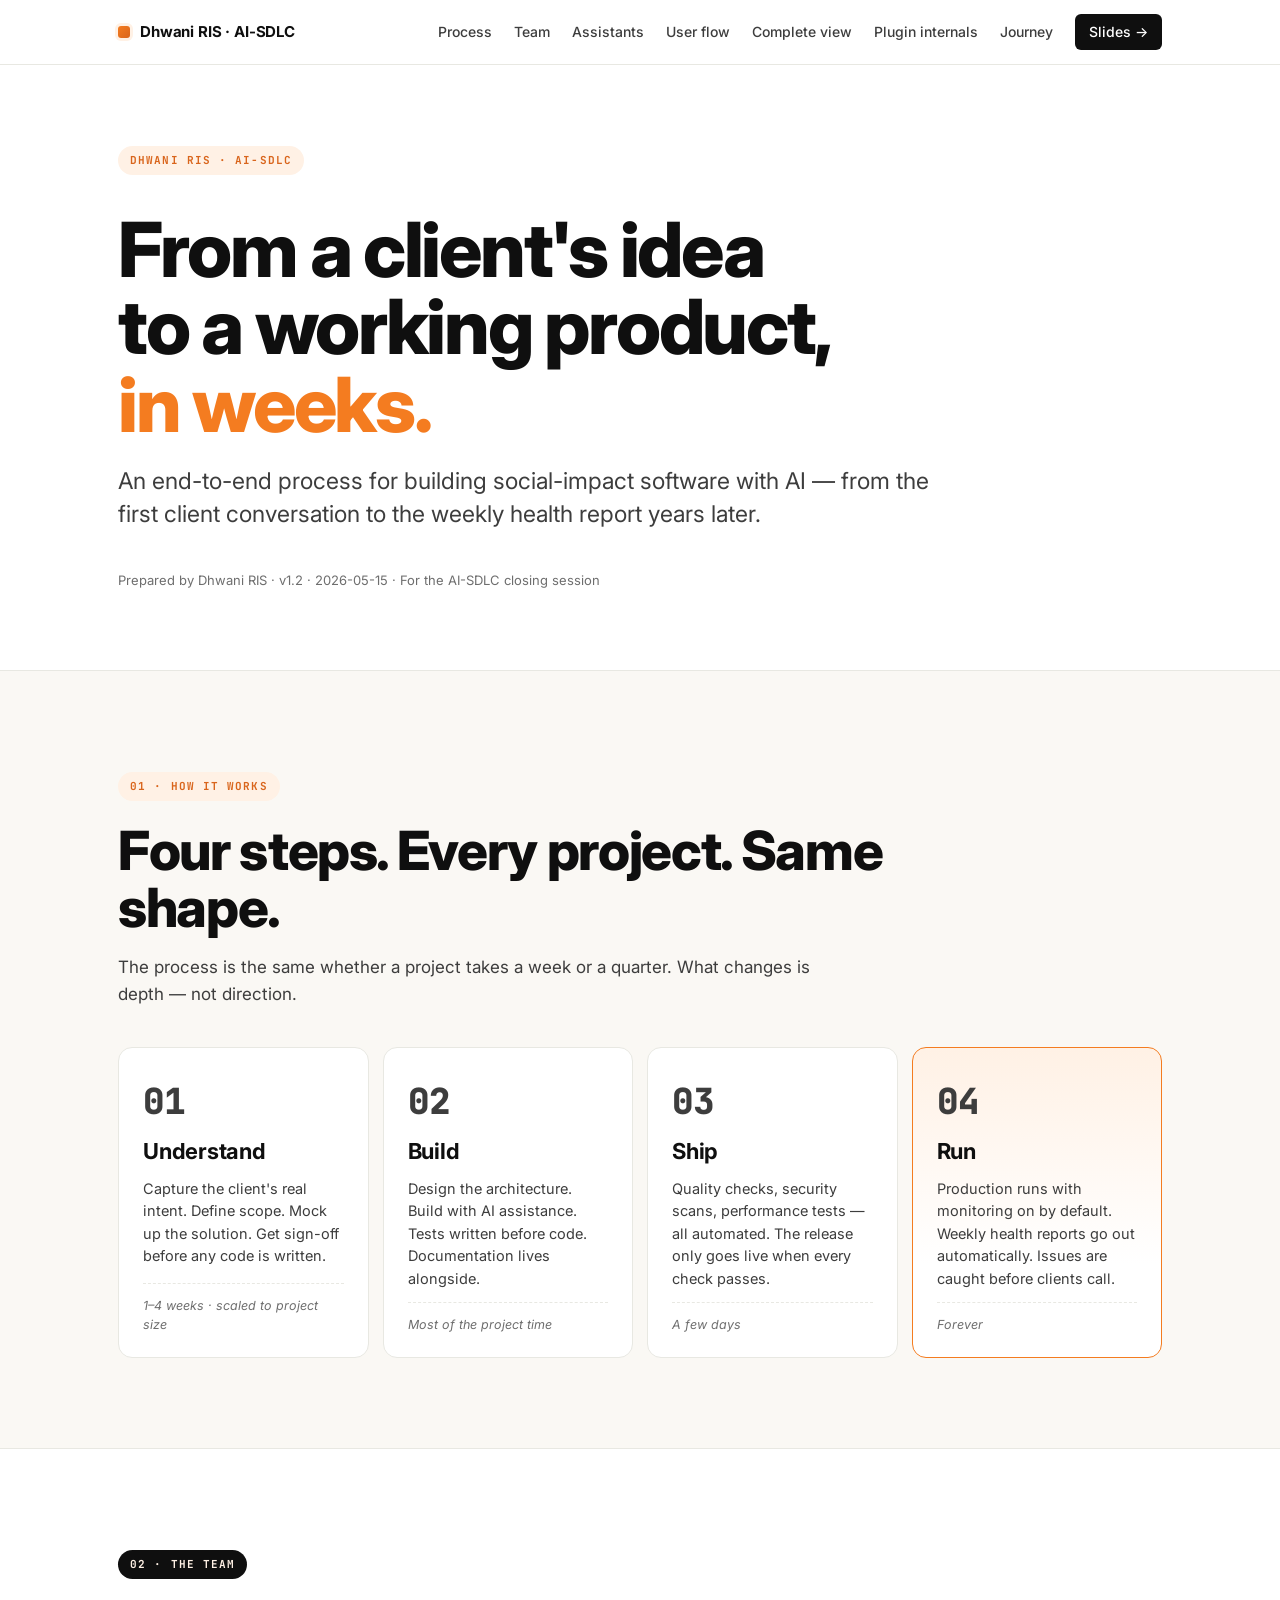
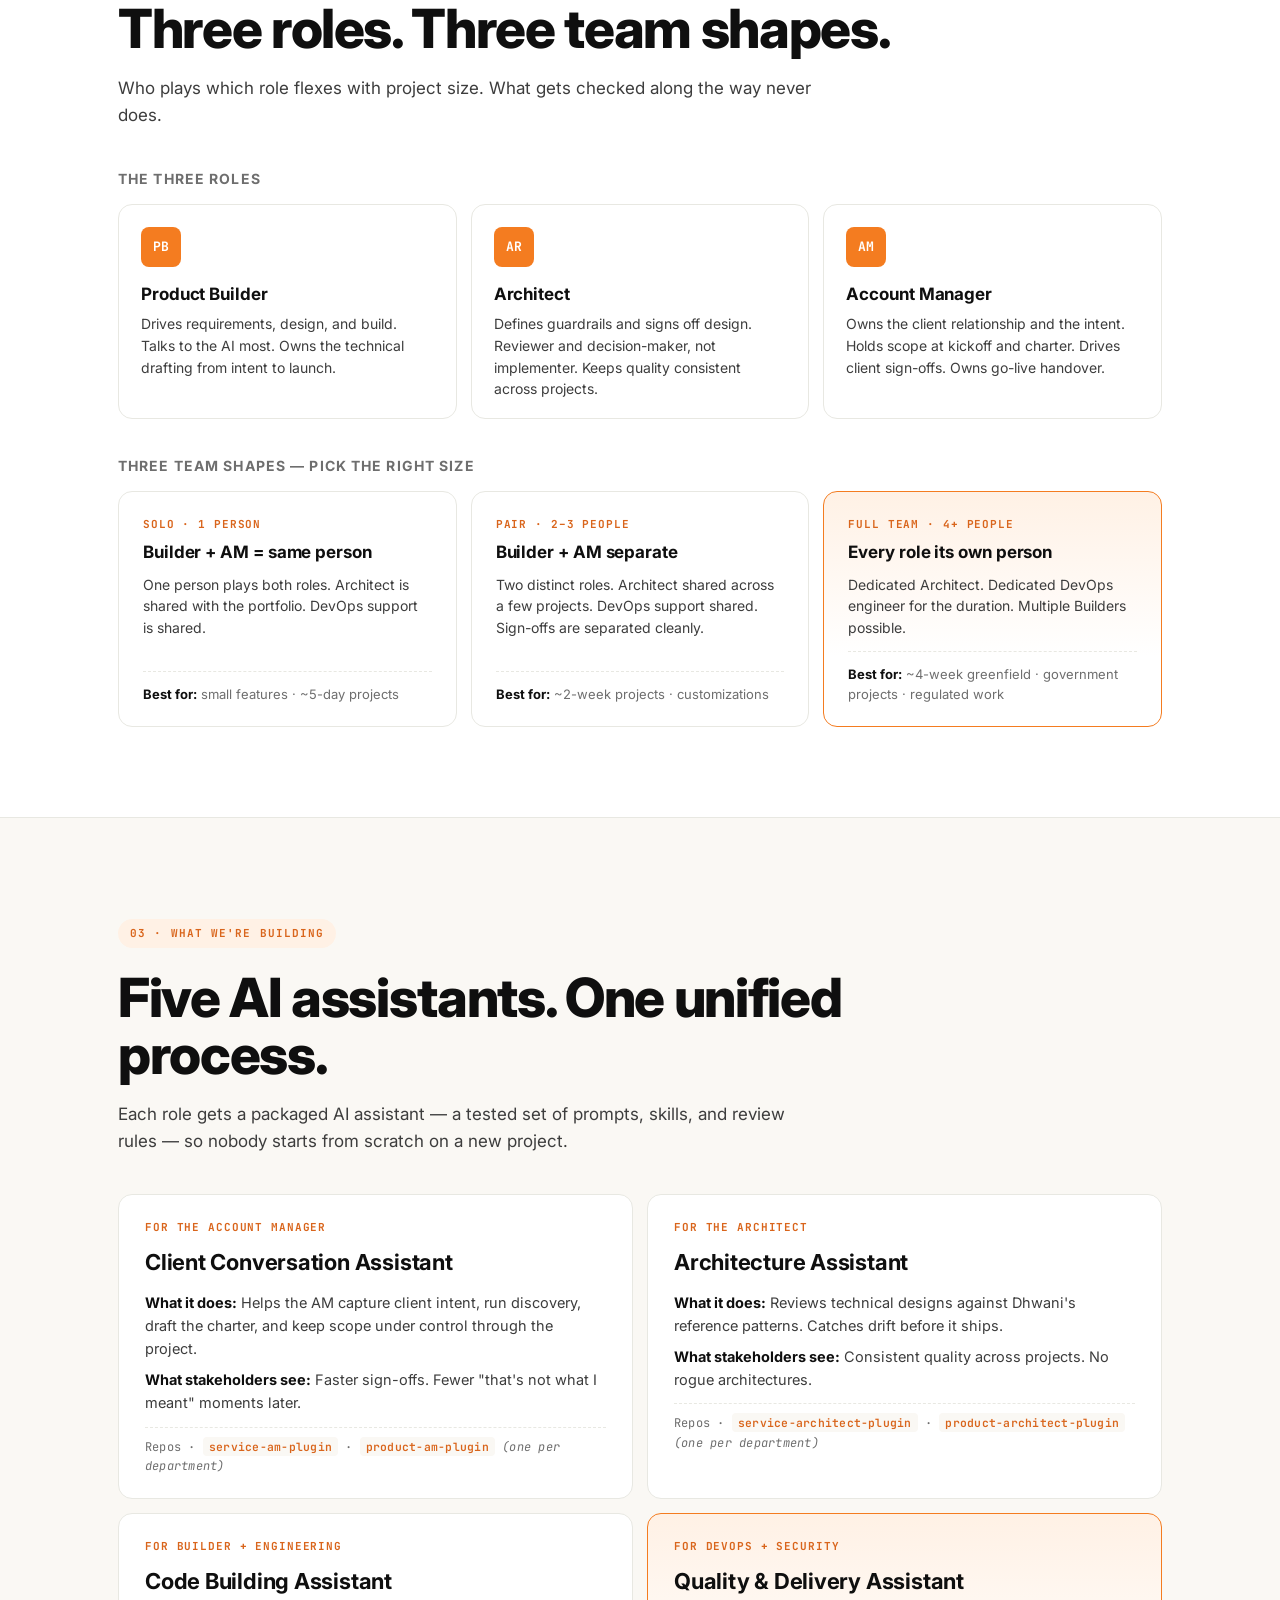
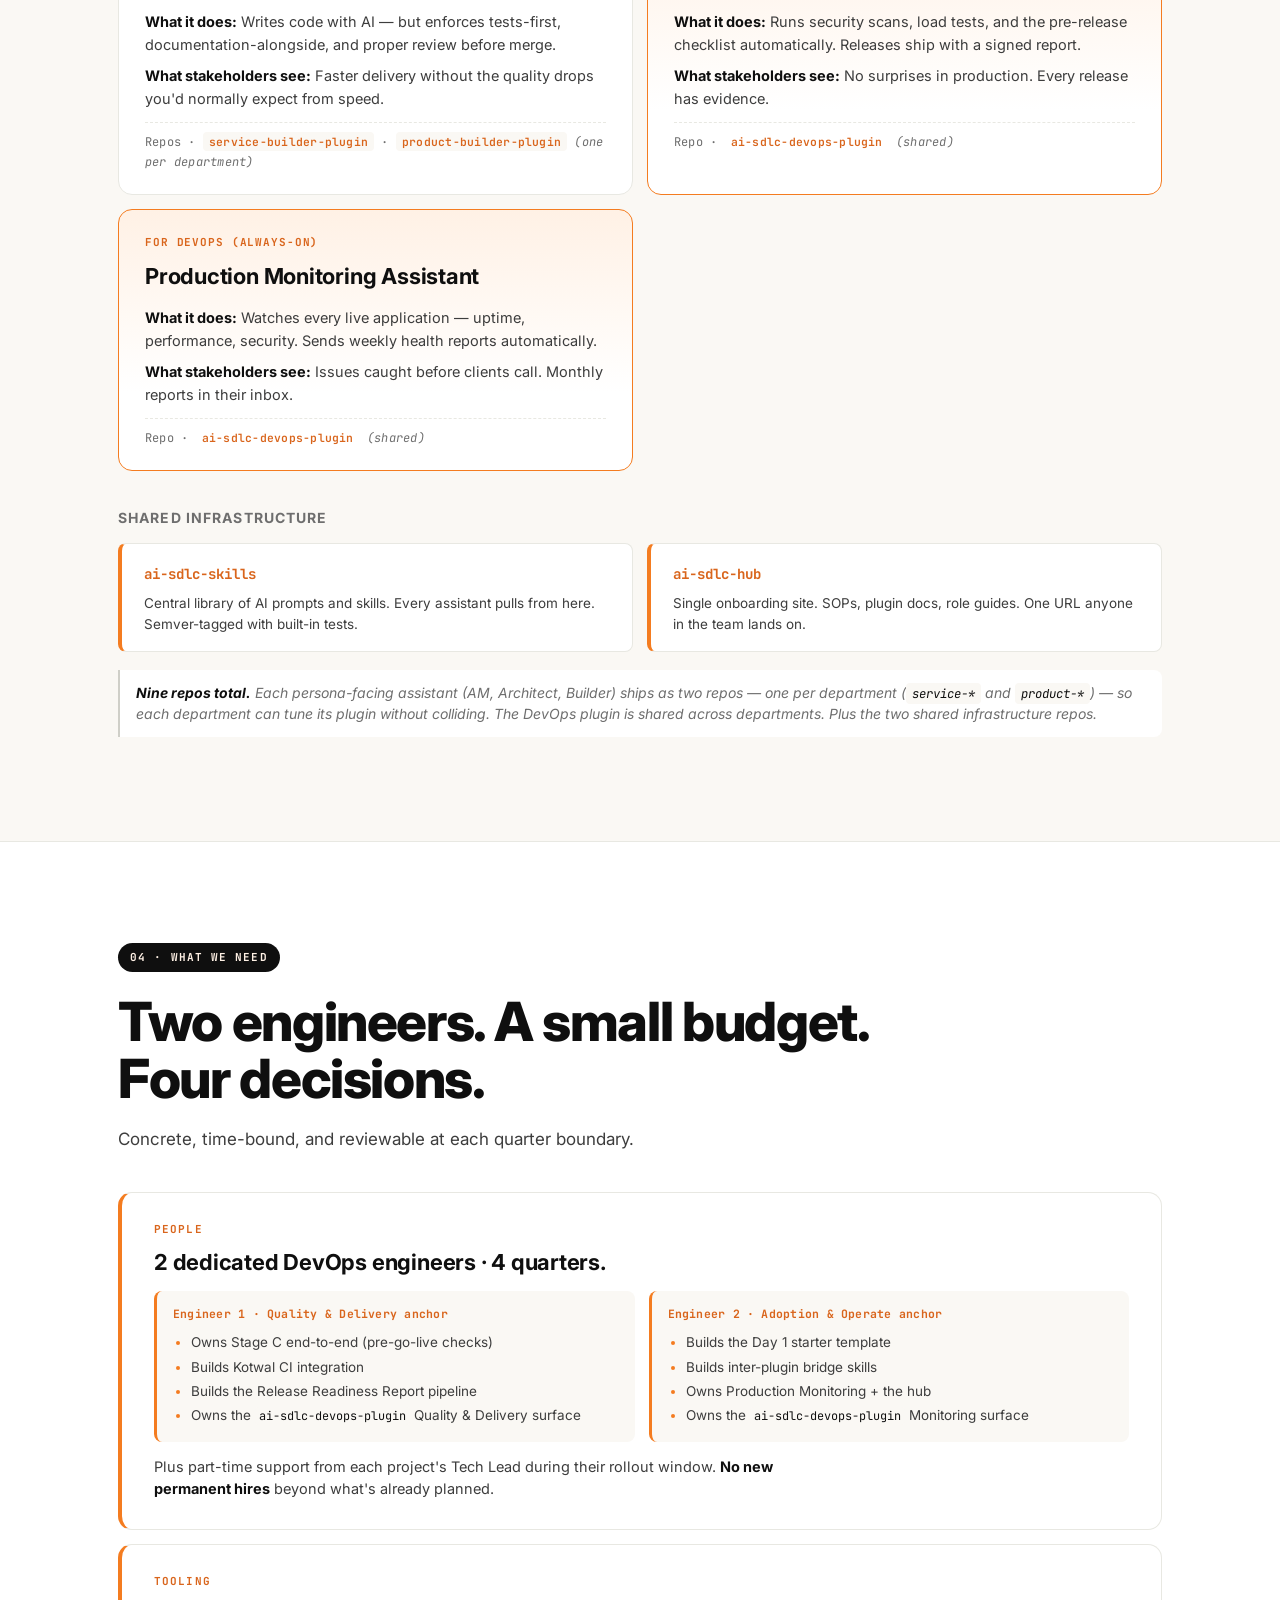
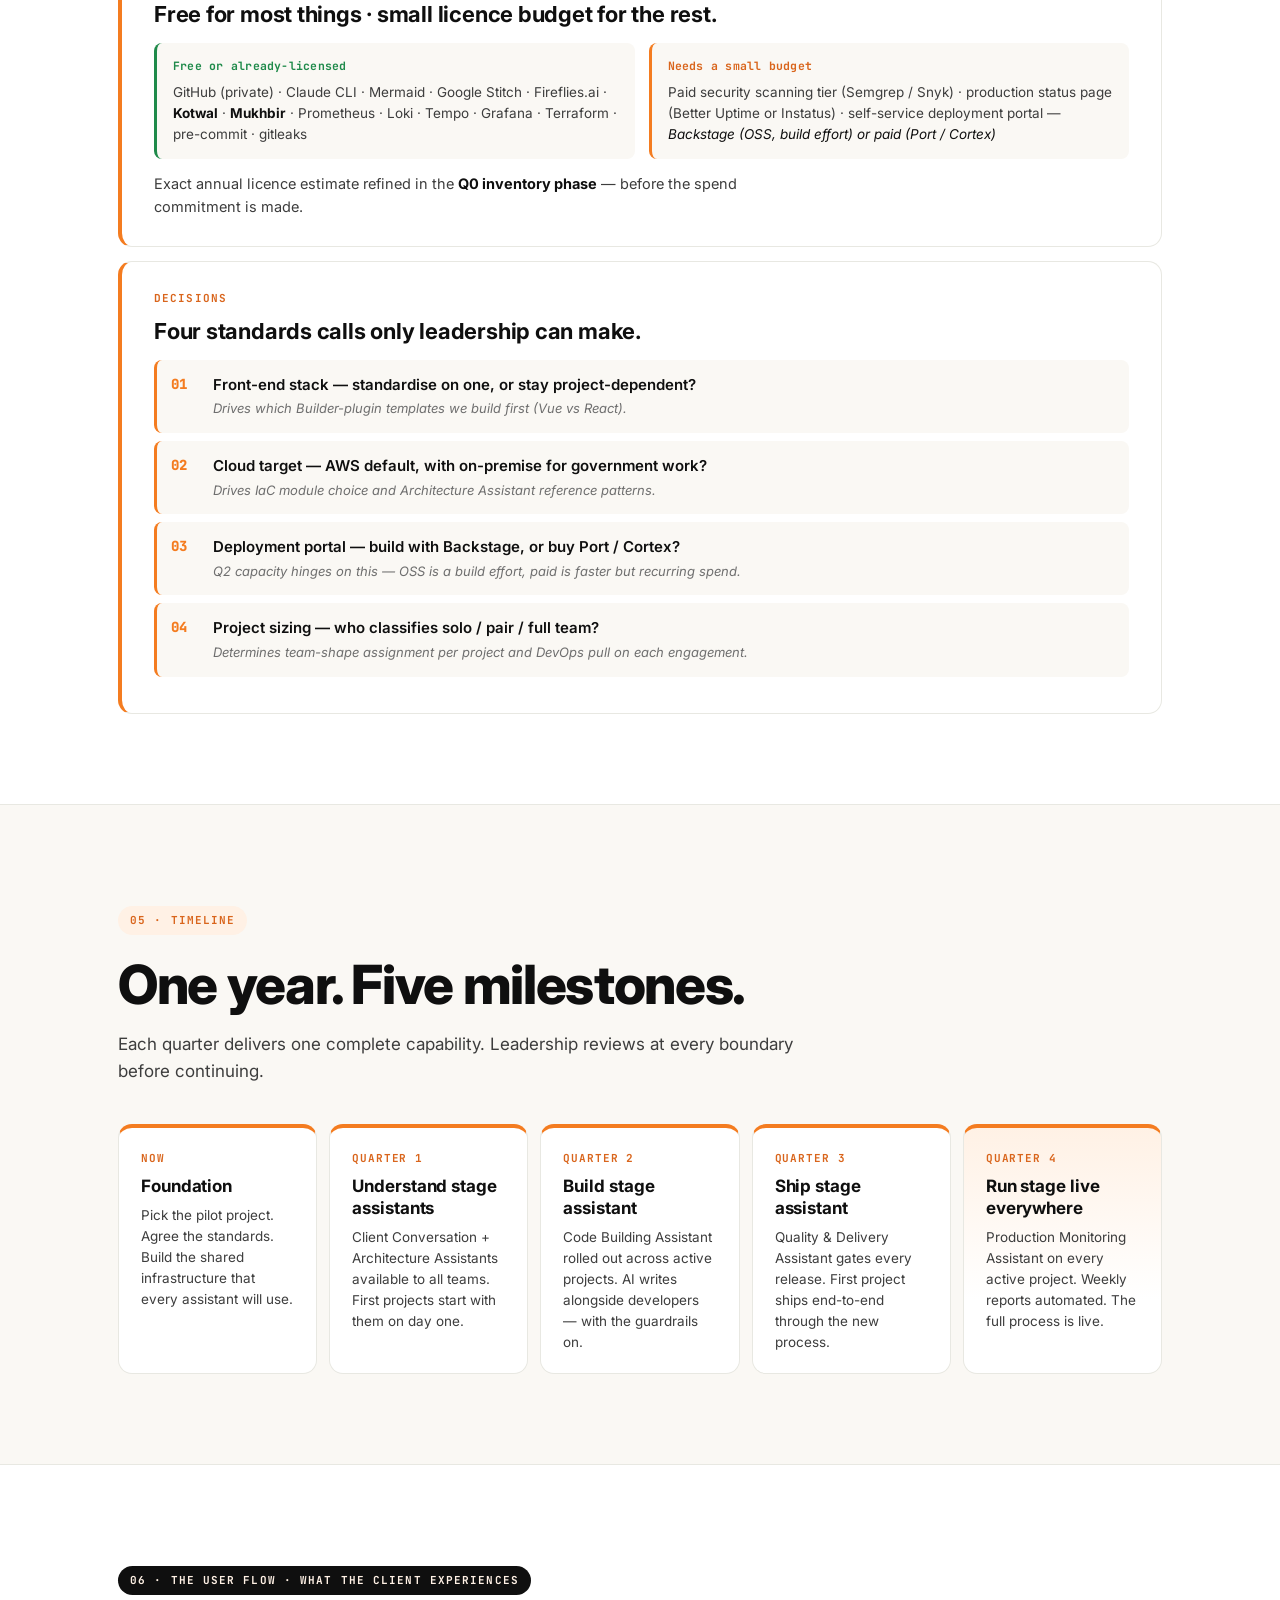
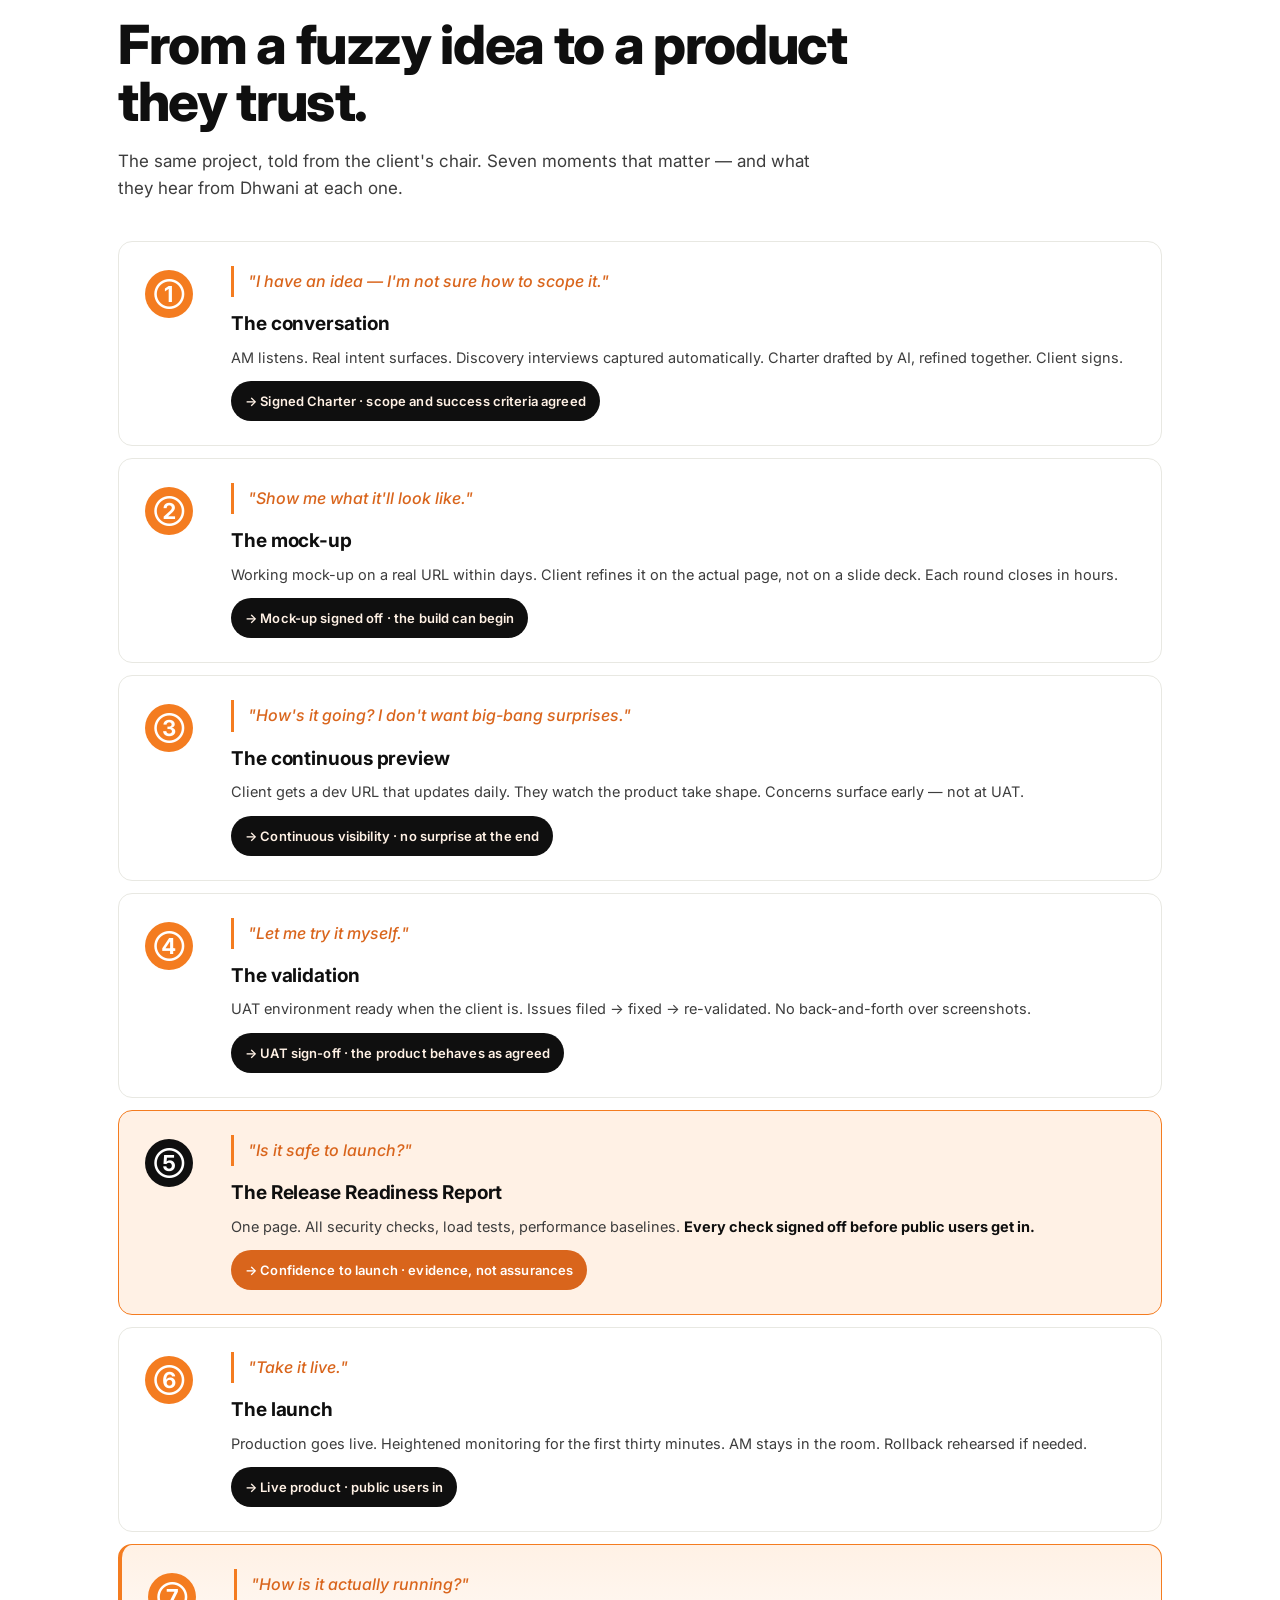
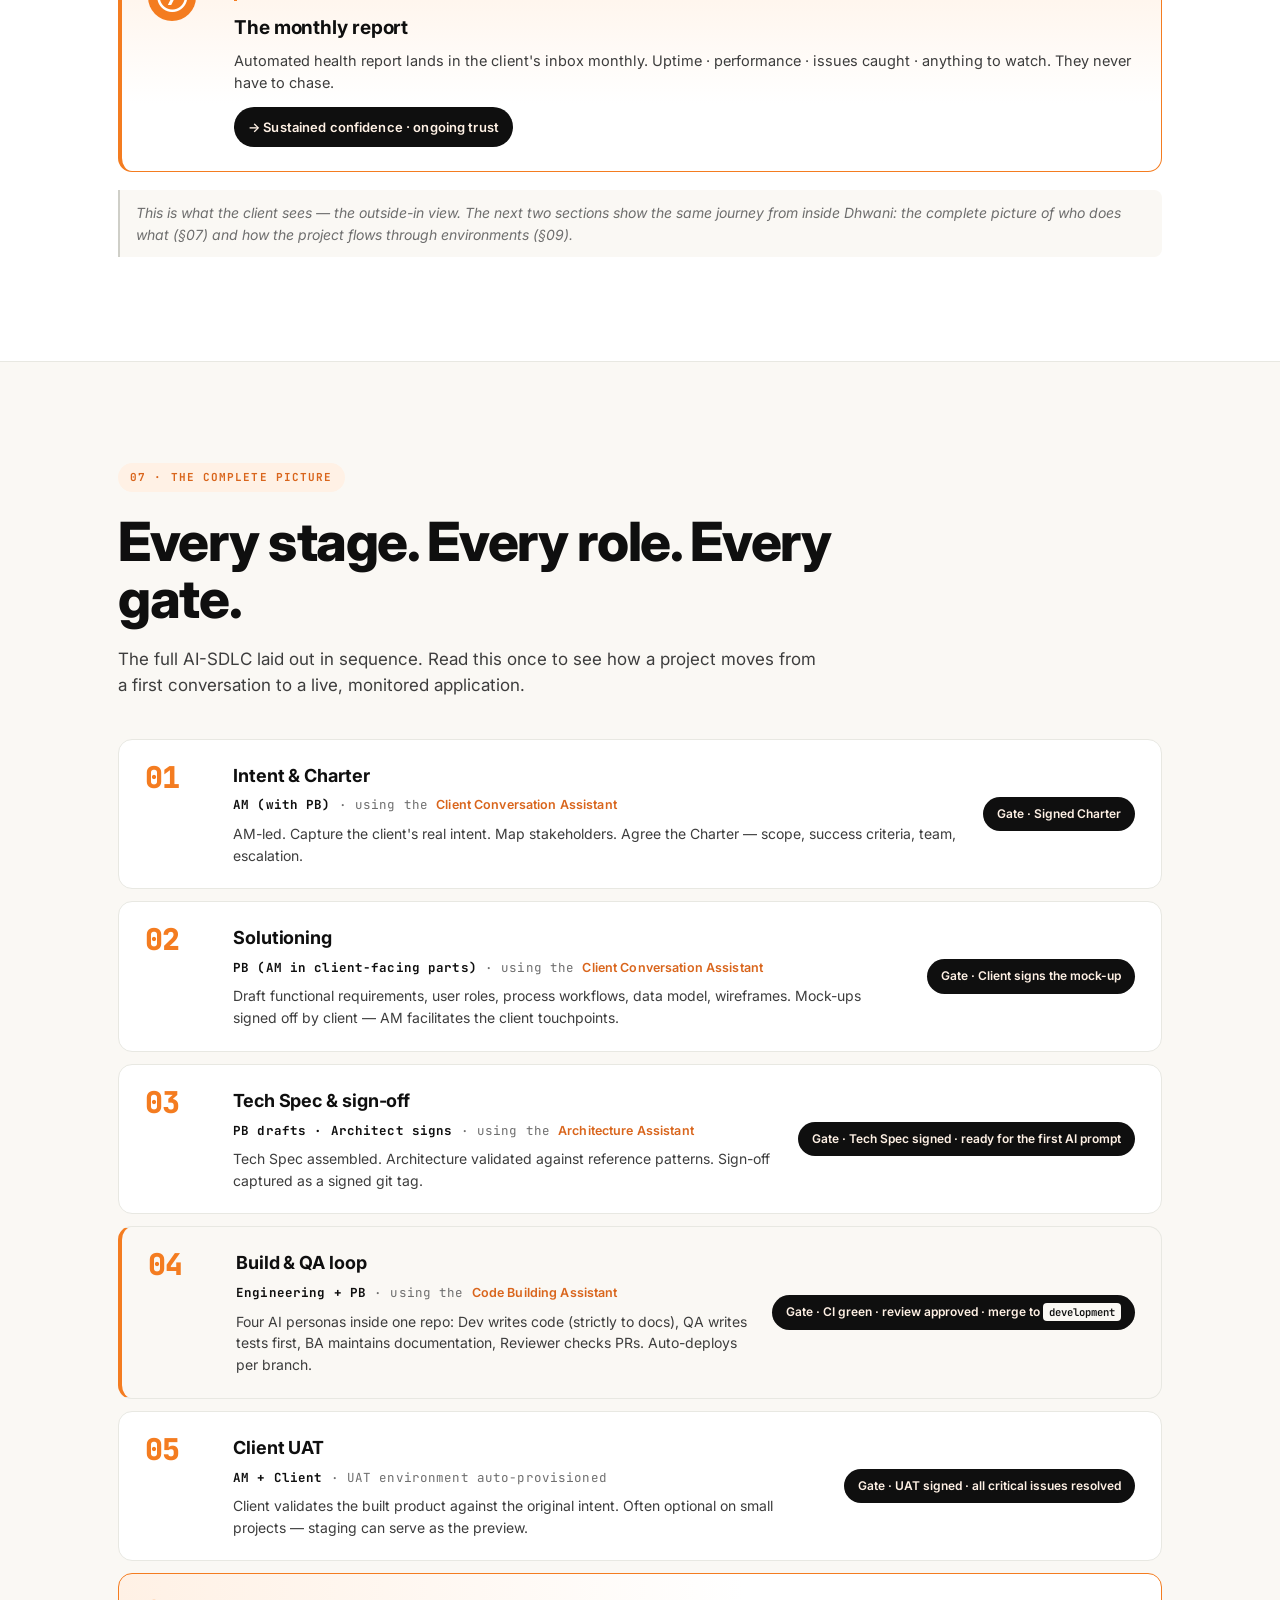
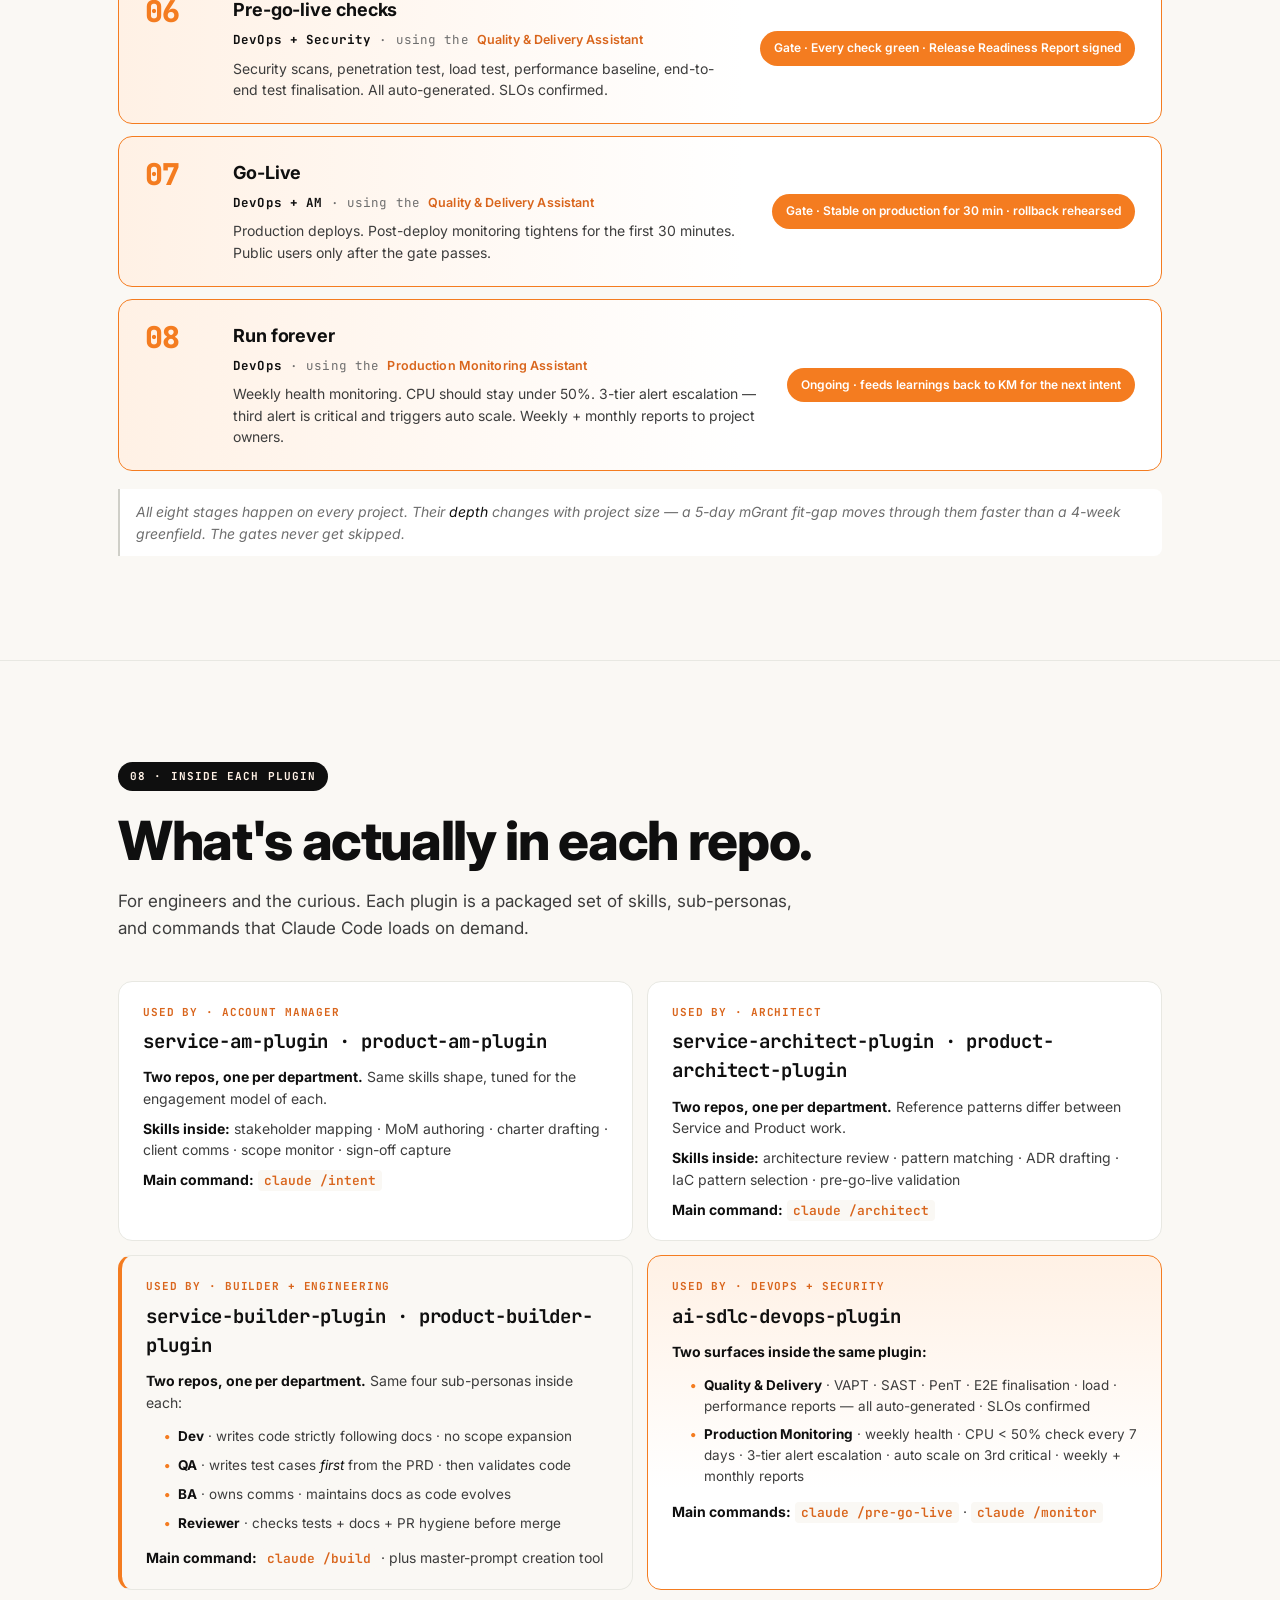
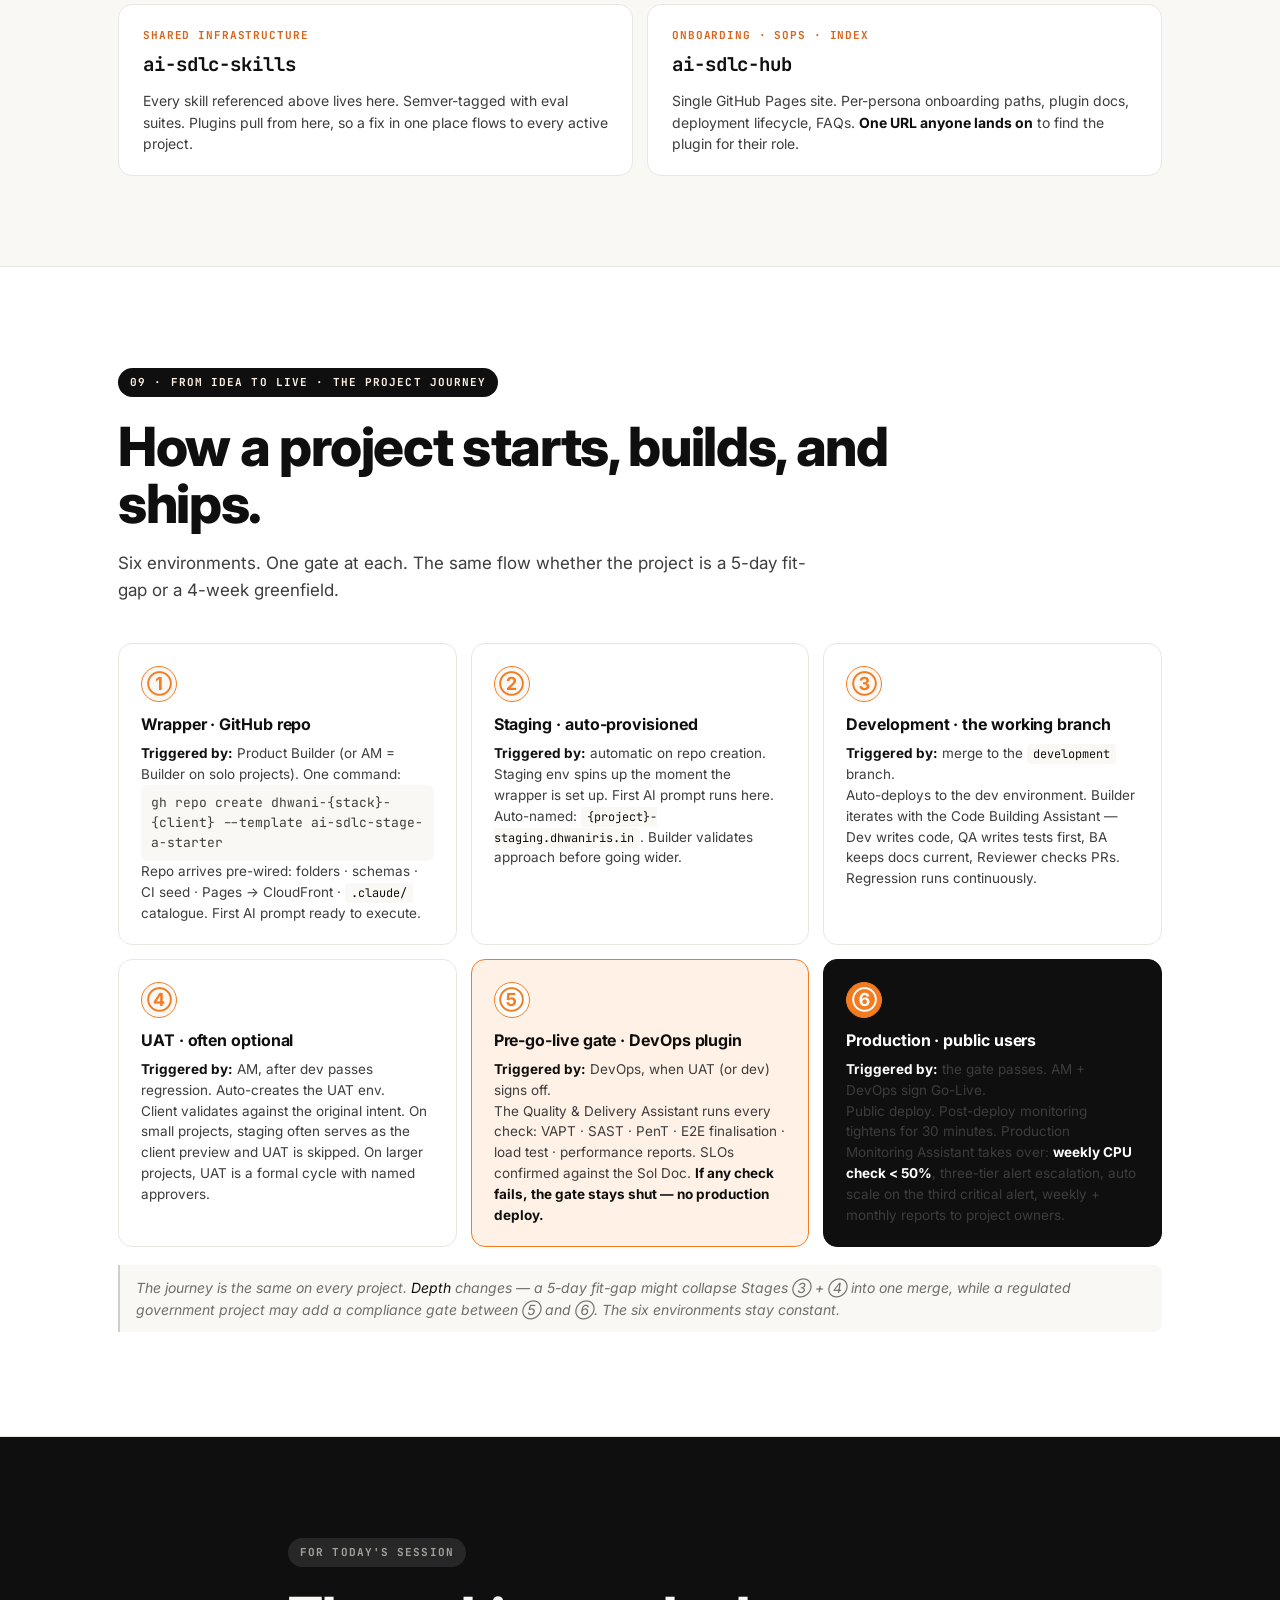
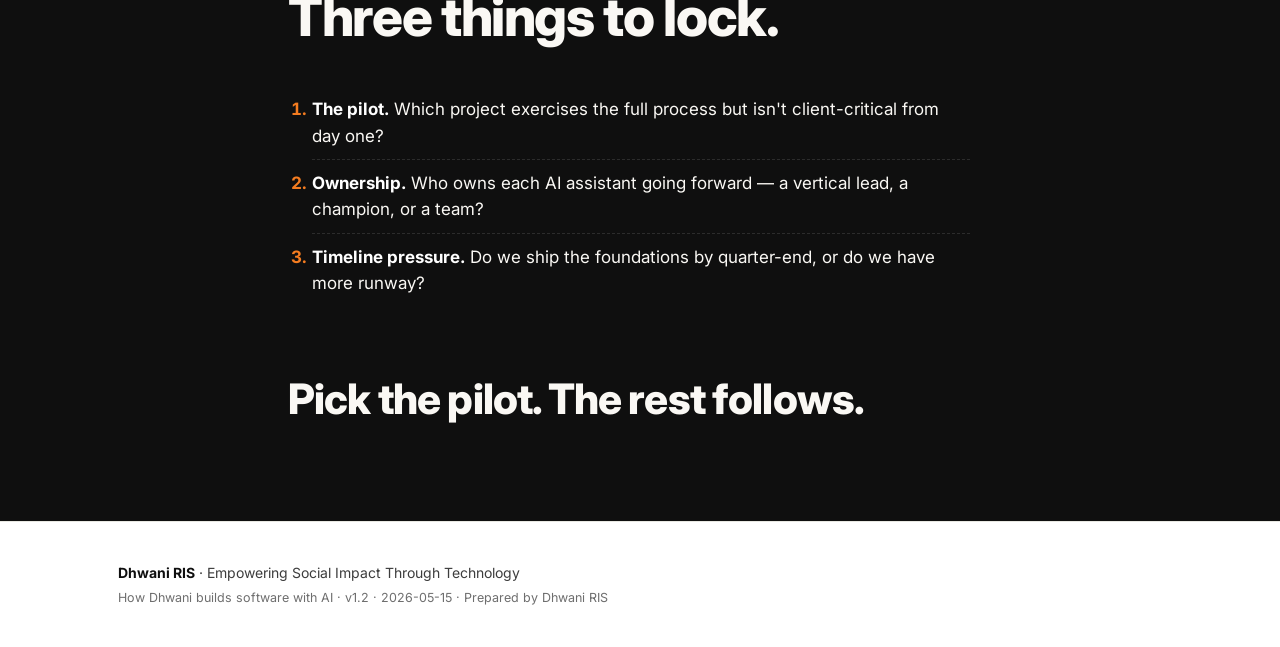
<file: index.html>
<!doctype html>
<html lang="en">
<head>
  <meta charset="utf-8" />
  <meta name="viewport" content="width=device-width, initial-scale=1" />
  <title>How Dhwani RIS builds software with AI</title>
  <meta name="description" content="An end-to-end process for building software with AI at Dhwani RIS — from a client's first idea to weekly health reports in production." />
  <link rel="preconnect" href="https://fonts.googleapis.com" />
  <link rel="preconnect" href="https://fonts.gstatic.com" crossorigin />
  <link href="https://fonts.googleapis.com/css2?family=Inter:wght@300;400;500;600;700;800&family=JetBrains+Mono:wght@400;500;600&display=swap" rel="stylesheet" />
  <link rel="stylesheet" href="assets/css/styles.css" />
</head>
<body>
  <a class="skip" href="#main">Skip to content</a>

  <header class="bar">
    <div class="bar__inner">
      <a class="bar__brand" href="#top">
        <span class="bar__mark" aria-hidden="true"></span>
        <span>Dhwani RIS · AI-SDLC</span>
      </a>
      <nav class="bar__nav" aria-label="Primary">
        <a href="#process">Process</a>
        <a href="#team">Team</a>
        <a href="#assistants">Assistants</a>
        <a href="#client-flow">User flow</a>
        <a href="#complete">Complete view</a>
        <a href="#inside">Plugin internals</a>
        <a href="#journey">Journey</a>
        <a href="quick.html" class="bar__cta">Slides →</a>
      </nav>
    </div>
  </header>

  <main id="main">

    <!-- HERO -->
    <section class="hero" id="top">
      <div class="container">
        <p class="kicker">Dhwani RIS · AI-SDLC</p>
        <h1>From a client's idea<br/>to a working product,<br/><span class="accent">in weeks.</span></h1>
        <p class="lede">An end-to-end process for building social-impact software with AI — from the first client conversation to the weekly health report years later.</p>
        <p class="hero__meta">Prepared by Dhwani RIS · v1.2 · 2026-05-15 · For the AI-SDLC closing session</p>
      </div>
    </section>

    <!-- HOW IT WORKS -->
    <section class="band band--alt" id="process">
      <div class="container">
        <p class="kicker">01 · How it works</p>
        <h2>Four steps. Every project. Same shape.</h2>
        <p class="sub">The process is the same whether a project takes a week or a quarter. What changes is depth — not direction.</p>

        <div class="process">
          <article class="process-step">
            <p class="process-step__n">01</p>
            <h3>Understand</h3>
            <p>Capture the client's real intent. Define scope. Mock up the solution. Get sign-off before any code is written.</p>
            <p class="process-step__time">1–4 weeks · scaled to project size</p>
          </article>
          <article class="process-step">
            <p class="process-step__n">02</p>
            <h3>Build</h3>
            <p>Design the architecture. Build with AI assistance. Tests written before code. Documentation lives alongside.</p>
            <p class="process-step__time">Most of the project time</p>
          </article>
          <article class="process-step">
            <p class="process-step__n">03</p>
            <h3>Ship</h3>
            <p>Quality checks, security scans, performance tests — all automated. The release only goes live when every check passes.</p>
            <p class="process-step__time">A few days</p>
          </article>
          <article class="process-step process-step--accent">
            <p class="process-step__n">04</p>
            <h3>Run</h3>
            <p>Production runs with monitoring on by default. Weekly health reports go out automatically. Issues are caught before clients call.</p>
            <p class="process-step__time">Forever</p>
          </article>
        </div>
      </div>
    </section>

    <!-- TEAM -->
    <section class="band" id="team">
      <div class="container">
        <p class="kicker kicker--dark">02 · The team</p>
        <h2>Three roles. Three team shapes.</h2>
        <p class="sub">Who plays which role flexes with project size. What gets checked along the way never does.</p>

        <h3 class="sub-h3">The three roles</h3>
        <div class="personas">
          <article class="persona">
            <p class="persona__tag">PB</p>
            <h3>Product Builder</h3>
            <p>Drives requirements, design, and build. Talks to the AI most. Owns the technical drafting from intent to launch.</p>
          </article>
          <article class="persona">
            <p class="persona__tag">AR</p>
            <h3>Architect</h3>
            <p>Defines guardrails and signs off design. Reviewer and decision-maker, not implementer. Keeps quality consistent across projects.</p>
          </article>
          <article class="persona">
            <p class="persona__tag">AM</p>
            <h3>Account Manager</h3>
            <p>Owns the client relationship and the intent. Holds scope at kickoff and charter. Drives client sign-offs. Owns go-live handover.</p>
          </article>
        </div>

        <h3 class="sub-h3">Three team shapes — pick the right size</h3>
        <div class="shapes">
          <article class="shape">
            <p class="shape__lbl">Solo · 1 person</p>
            <h3>Builder + AM = same person</h3>
            <p>One person plays both roles. Architect is shared with the portfolio. DevOps support is shared.</p>
            <p class="shape__fit"><strong>Best for:</strong> small features · ~5-day projects</p>
          </article>
          <article class="shape">
            <p class="shape__lbl">Pair · 2–3 people</p>
            <h3>Builder + AM separate</h3>
            <p>Two distinct roles. Architect shared across a few projects. DevOps support shared. Sign-offs are separated cleanly.</p>
            <p class="shape__fit"><strong>Best for:</strong> ~2-week projects · customizations</p>
          </article>
          <article class="shape shape--full">
            <p class="shape__lbl">Full team · 4+ people</p>
            <h3>Every role its own person</h3>
            <p>Dedicated Architect. Dedicated DevOps engineer for the duration. Multiple Builders possible.</p>
            <p class="shape__fit"><strong>Best for:</strong> ~4-week greenfield · government projects · regulated work</p>
          </article>
        </div>
      </div>
    </section>

    <!-- WHAT WE'RE BUILDING -->
    <section class="band band--alt" id="assistants">
      <div class="container">
        <p class="kicker">03 · What we're building</p>
        <h2>Five AI assistants. One unified process.</h2>
        <p class="sub">Each role gets a packaged AI assistant — a tested set of prompts, skills, and review rules — so nobody starts from scratch on a new project.</p>

        <div class="assistants">
          <article class="assistant">
            <p class="assistant__role">For the Account Manager</p>
            <h3>Client Conversation Assistant</h3>
            <p><strong>What it does:</strong> Helps the AM capture client intent, run discovery, draft the charter, and keep scope under control through the project.</p>
            <p><strong>What stakeholders see:</strong> Faster sign-offs. Fewer "that's not what I meant" moments later.</p>
            <p class="assistant__repo">Repos · <code>service-am-plugin</code> · <code>product-am-plugin</code> <em>(one per department)</em></p>
          </article>

          <article class="assistant">
            <p class="assistant__role">For the Architect</p>
            <h3>Architecture Assistant</h3>
            <p><strong>What it does:</strong> Reviews technical designs against Dhwani's reference patterns. Catches drift before it ships.</p>
            <p><strong>What stakeholders see:</strong> Consistent quality across projects. No rogue architectures.</p>
            <p class="assistant__repo">Repos · <code>service-architect-plugin</code> · <code>product-architect-plugin</code> <em>(one per department)</em></p>
          </article>

          <article class="assistant">
            <p class="assistant__role">For Builder + Engineering</p>
            <h3>Code Building Assistant</h3>
            <p><strong>What it does:</strong> Writes code with AI — but enforces tests-first, documentation-alongside, and proper review before merge.</p>
            <p><strong>What stakeholders see:</strong> Faster delivery without the quality drops you'd normally expect from speed.</p>
            <p class="assistant__repo">Repos · <code>service-builder-plugin</code> · <code>product-builder-plugin</code> <em>(one per department)</em></p>
          </article>

          <article class="assistant assistant--ours">
            <p class="assistant__role">For DevOps + Security</p>
            <h3>Quality &amp; Delivery Assistant</h3>
            <p><strong>What it does:</strong> Runs security scans, load tests, and the pre-release checklist automatically. Releases ship with a signed report.</p>
            <p><strong>What stakeholders see:</strong> No surprises in production. Every release has evidence.</p>
            <p class="assistant__repo">Repo · <code>ai-sdlc-devops-plugin</code> <em>(shared)</em></p>
          </article>

          <article class="assistant assistant--ours">
            <p class="assistant__role">For DevOps (always-on)</p>
            <h3>Production Monitoring Assistant</h3>
            <p><strong>What it does:</strong> Watches every live application — uptime, performance, security. Sends weekly health reports automatically.</p>
            <p><strong>What stakeholders see:</strong> Issues caught before clients call. Monthly reports in their inbox.</p>
            <p class="assistant__repo">Repo · <code>ai-sdlc-devops-plugin</code> <em>(shared)</em></p>
          </article>
        </div>

        <h3 class="sub-h3">Shared infrastructure</h3>
        <div class="shared-repos">
          <article class="shared-repo">
            <h4><code>ai-sdlc-skills</code></h4>
            <p>Central library of AI prompts and skills. Every assistant pulls from here. Semver-tagged with built-in tests.</p>
          </article>
          <article class="shared-repo">
            <h4><code>ai-sdlc-hub</code></h4>
            <p>Single onboarding site. SOPs, plugin docs, role guides. One URL anyone in the team lands on.</p>
          </article>
        </div>

        <p class="caveat"><strong>Nine repos total.</strong> Each persona-facing assistant (AM, Architect, Builder) ships as two repos — one per department (<code>service-*</code> and <code>product-*</code>) — so each department can tune its plugin without colliding. The DevOps plugin is shared across departments. Plus the two shared infrastructure repos.</p>
      </div>
    </section>

    <!-- ASKS -->
    <section class="band" id="asks">
      <div class="container">
        <p class="kicker kicker--dark">04 · What we need</p>
        <h2>Two engineers. A small budget. Four decisions.</h2>
        <p class="sub">Concrete, time-bound, and reviewable at each quarter boundary.</p>

        <div class="asks">

          <article class="ask">
            <p class="ask__lbl">People</p>
            <h3>2 dedicated DevOps engineers · 4 quarters.</h3>
            <div class="ask-grid">
              <div class="ask-grid__item">
                <p class="ask-grid__role">Engineer 1 · Quality &amp; Delivery anchor</p>
                <ul class="ask-grid__bullets">
                  <li>Owns Stage C end-to-end (pre-go-live checks)</li>
                  <li>Builds Kotwal CI integration</li>
                  <li>Builds the Release Readiness Report pipeline</li>
                  <li>Owns the <code>ai-sdlc-devops-plugin</code> Quality &amp; Delivery surface</li>
                </ul>
              </div>
              <div class="ask-grid__item">
                <p class="ask-grid__role">Engineer 2 · Adoption &amp; Operate anchor</p>
                <ul class="ask-grid__bullets">
                  <li>Builds the Day 1 starter template</li>
                  <li>Builds inter-plugin bridge skills</li>
                  <li>Owns Production Monitoring + the hub</li>
                  <li>Owns the <code>ai-sdlc-devops-plugin</code> Monitoring surface</li>
                </ul>
              </div>
            </div>
            <p>Plus part-time support from each project's Tech Lead during their rollout window. <strong>No new permanent hires</strong> beyond what's already planned.</p>
          </article>

          <article class="ask">
            <p class="ask__lbl">Tooling</p>
            <h3>Free for most things · small licence budget for the rest.</h3>
            <div class="ask-split">
              <div class="ask-split__col ask-split__col--free">
                <p class="ask-split__lbl">Free or already-licensed</p>
                <p>GitHub (private) · Claude CLI · Mermaid · Google Stitch · Fireflies.ai · <strong>Kotwal</strong> · <strong>Mukhbir</strong> · Prometheus · Loki · Tempo · Grafana · Terraform · pre-commit · gitleaks</p>
              </div>
              <div class="ask-split__col ask-split__col--paid">
                <p class="ask-split__lbl">Needs a small budget</p>
                <p>Paid security scanning tier (Semgrep / Snyk) · production status page (Better Uptime or Instatus) · self-service deployment portal — <em>Backstage (OSS, build effort) or paid (Port / Cortex)</em></p>
              </div>
            </div>
            <p>Exact annual licence estimate refined in the <strong>Q0 inventory phase</strong> — before the spend commitment is made.</p>
          </article>

          <article class="ask">
            <p class="ask__lbl">Decisions</p>
            <h3>Four standards calls only leadership can make.</h3>
            <ol class="decisions">
              <li>
                <p class="decisions__q">Front-end stack — standardise on one, or stay project-dependent?</p>
                <p class="decisions__why">Drives which Builder-plugin templates we build first (Vue vs React).</p>
              </li>
              <li>
                <p class="decisions__q">Cloud target — AWS default, with on-premise for government work?</p>
                <p class="decisions__why">Drives IaC module choice and Architecture Assistant reference patterns.</p>
              </li>
              <li>
                <p class="decisions__q">Deployment portal — build with Backstage, or buy Port / Cortex?</p>
                <p class="decisions__why">Q2 capacity hinges on this — OSS is a build effort, paid is faster but recurring spend.</p>
              </li>
              <li>
                <p class="decisions__q">Project sizing — who classifies solo / pair / full team?</p>
                <p class="decisions__why">Determines team-shape assignment per project and DevOps pull on each engagement.</p>
              </li>
            </ol>
          </article>

        </div>
      </div>
    </section>

    <!-- TIMELINE -->
    <section class="band band--alt" id="timeline">
      <div class="container">
        <p class="kicker">05 · Timeline</p>
        <h2>One year. Five milestones.</h2>
        <p class="sub">Each quarter delivers one complete capability. Leadership reviews at every boundary before continuing.</p>

        <div class="timeline">
          <article class="milestone">
            <p class="milestone__when">Now</p>
            <h3>Foundation</h3>
            <p>Pick the pilot project. Agree the standards. Build the shared infrastructure that every assistant will use.</p>
          </article>
          <article class="milestone">
            <p class="milestone__when">Quarter 1</p>
            <h3>Understand stage assistants</h3>
            <p>Client Conversation + Architecture Assistants available to all teams. First projects start with them on day one.</p>
          </article>
          <article class="milestone">
            <p class="milestone__when">Quarter 2</p>
            <h3>Build stage assistant</h3>
            <p>Code Building Assistant rolled out across active projects. AI writes alongside developers — with the guardrails on.</p>
          </article>
          <article class="milestone">
            <p class="milestone__when">Quarter 3</p>
            <h3>Ship stage assistant</h3>
            <p>Quality &amp; Delivery Assistant gates every release. First project ships end-to-end through the new process.</p>
          </article>
          <article class="milestone milestone--final">
            <p class="milestone__when">Quarter 4</p>
            <h3>Run stage live everywhere</h3>
            <p>Production Monitoring Assistant on every active project. Weekly reports automated. The full process is live.</p>
          </article>
        </div>
      </div>
    </section>

    <!-- USER FLOW · THE CLIENT'S JOURNEY -->
    <section class="band" id="client-flow">
      <div class="container">
        <p class="kicker kicker--dark">06 · The user flow · what the client experiences</p>
        <h2>From a fuzzy idea to a product they trust.</h2>
        <p class="sub">The same project, told from the client's chair. Seven moments that matter — and what they hear from Dhwani at each one.</p>

        <div class="journey">
          <article class="journey-step">
            <div class="journey-step__icon">①</div>
            <div class="journey-step__body">
              <p class="journey-step__quote">"I have an idea — I'm not sure how to scope it."</p>
              <h3>The conversation</h3>
              <p>AM listens. Real intent surfaces. Discovery interviews captured automatically. Charter drafted by AI, refined together. Client signs.</p>
              <p class="journey-step__win">→ Signed Charter · scope and success criteria agreed</p>
            </div>
          </article>

          <article class="journey-step">
            <div class="journey-step__icon">②</div>
            <div class="journey-step__body">
              <p class="journey-step__quote">"Show me what it'll look like."</p>
              <h3>The mock-up</h3>
              <p>Working mock-up on a real URL within days. Client refines it on the actual page, not on a slide deck. Each round closes in hours.</p>
              <p class="journey-step__win">→ Mock-up signed off · the build can begin</p>
            </div>
          </article>

          <article class="journey-step">
            <div class="journey-step__icon">③</div>
            <div class="journey-step__body">
              <p class="journey-step__quote">"How's it going? I don't want big-bang surprises."</p>
              <h3>The continuous preview</h3>
              <p>Client gets a dev URL that updates daily. They watch the product take shape. Concerns surface early — not at UAT.</p>
              <p class="journey-step__win">→ Continuous visibility · no surprise at the end</p>
            </div>
          </article>

          <article class="journey-step">
            <div class="journey-step__icon">④</div>
            <div class="journey-step__body">
              <p class="journey-step__quote">"Let me try it myself."</p>
              <h3>The validation</h3>
              <p>UAT environment ready when the client is. Issues filed → fixed → re-validated. No back-and-forth over screenshots.</p>
              <p class="journey-step__win">→ UAT sign-off · the product behaves as agreed</p>
            </div>
          </article>

          <article class="journey-step journey-step--gate">
            <div class="journey-step__icon">⑤</div>
            <div class="journey-step__body">
              <p class="journey-step__quote">"Is it safe to launch?"</p>
              <h3>The Release Readiness Report</h3>
              <p>One page. All security checks, load tests, performance baselines. <strong>Every check signed off before public users get in.</strong></p>
              <p class="journey-step__win">→ Confidence to launch · evidence, not assurances</p>
            </div>
          </article>

          <article class="journey-step">
            <div class="journey-step__icon">⑥</div>
            <div class="journey-step__body">
              <p class="journey-step__quote">"Take it live."</p>
              <h3>The launch</h3>
              <p>Production goes live. Heightened monitoring for the first thirty minutes. AM stays in the room. Rollback rehearsed if needed.</p>
              <p class="journey-step__win">→ Live product · public users in</p>
            </div>
          </article>

          <article class="journey-step journey-step--ongoing">
            <div class="journey-step__icon">⑦</div>
            <div class="journey-step__body">
              <p class="journey-step__quote">"How is it actually running?"</p>
              <h3>The monthly report</h3>
              <p>Automated health report lands in the client's inbox monthly. Uptime · performance · issues caught · anything to watch. They never have to chase.</p>
              <p class="journey-step__win">→ Sustained confidence · ongoing trust</p>
            </div>
          </article>
        </div>

        <p class="caveat">This is what the client sees — the outside-in view. The next two sections show the same journey from inside Dhwani: the complete picture of who does what (§07) and how the project flows through environments (§09).</p>
      </div>
    </section>

    <!-- THE COMPLETE PICTURE -->
    <section class="band band--alt" id="complete">
      <div class="container">
        <p class="kicker">07 · The complete picture</p>
        <h2>Every stage. Every role. Every gate.</h2>
        <p class="sub">The full AI-SDLC laid out in sequence. Read this once to see how a project moves from a first conversation to a live, monitored application.</p>

        <div class="full-flow">
          <article class="flow-step">
            <span class="flow-step__n">01</span>
            <div class="flow-step__main">
              <h3>Intent &amp; Charter</h3>
              <p class="flow-step__meta"><strong>AM (with PB)</strong> · using the <em>Client Conversation Assistant</em></p>
              <p>AM-led. Capture the client's real intent. Map stakeholders. Agree the Charter — scope, success criteria, team, escalation.</p>
            </div>
            <p class="flow-step__gate">Gate · Signed Charter</p>
          </article>

          <article class="flow-step">
            <span class="flow-step__n">02</span>
            <div class="flow-step__main">
              <h3>Solutioning</h3>
              <p class="flow-step__meta"><strong>PB (AM in client-facing parts)</strong> · using the <em>Client Conversation Assistant</em></p>
              <p>Draft functional requirements, user roles, process workflows, data model, wireframes. Mock-ups signed off by client — AM facilitates the client touchpoints.</p>
            </div>
            <p class="flow-step__gate">Gate · Client signs the mock-up</p>
          </article>

          <article class="flow-step">
            <span class="flow-step__n">03</span>
            <div class="flow-step__main">
              <h3>Tech Spec &amp; sign-off</h3>
              <p class="flow-step__meta"><strong>PB drafts · Architect signs</strong> · using the <em>Architecture Assistant</em></p>
              <p>Tech Spec assembled. Architecture validated against reference patterns. Sign-off captured as a signed git tag.</p>
            </div>
            <p class="flow-step__gate">Gate · Tech Spec signed · ready for the first AI prompt</p>
          </article>

          <article class="flow-step flow-step--build">
            <span class="flow-step__n">04</span>
            <div class="flow-step__main">
              <h3>Build &amp; QA loop</h3>
              <p class="flow-step__meta"><strong>Engineering + PB</strong> · using the <em>Code Building Assistant</em></p>
              <p>Four AI personas inside one repo: Dev writes code (strictly to docs), QA writes tests first, BA maintains documentation, Reviewer checks PRs. Auto-deploys per branch.</p>
            </div>
            <p class="flow-step__gate">Gate · CI green · review approved · merge to <code>development</code></p>
          </article>

          <article class="flow-step">
            <span class="flow-step__n">05</span>
            <div class="flow-step__main">
              <h3>Client UAT</h3>
              <p class="flow-step__meta"><strong>AM + Client</strong> · UAT environment auto-provisioned</p>
              <p>Client validates the built product against the original intent. Often optional on small projects — staging can serve as the preview.</p>
            </div>
            <p class="flow-step__gate">Gate · UAT signed · all critical issues resolved</p>
          </article>

          <article class="flow-step flow-step--ours">
            <span class="flow-step__n">06</span>
            <div class="flow-step__main">
              <h3>Pre-go-live checks</h3>
              <p class="flow-step__meta"><strong>DevOps + Security</strong> · using the <em>Quality &amp; Delivery Assistant</em></p>
              <p>Security scans, penetration test, load test, performance baseline, end-to-end test finalisation. All auto-generated. SLOs confirmed.</p>
            </div>
            <p class="flow-step__gate">Gate · Every check green · Release Readiness Report signed</p>
          </article>

          <article class="flow-step flow-step--ours">
            <span class="flow-step__n">07</span>
            <div class="flow-step__main">
              <h3>Go-Live</h3>
              <p class="flow-step__meta"><strong>DevOps + AM</strong> · using the <em>Quality &amp; Delivery Assistant</em></p>
              <p>Production deploys. Post-deploy monitoring tightens for the first 30 minutes. Public users only after the gate passes.</p>
            </div>
            <p class="flow-step__gate">Gate · Stable on production for 30 min · rollback rehearsed</p>
          </article>

          <article class="flow-step flow-step--ours">
            <span class="flow-step__n">08</span>
            <div class="flow-step__main">
              <h3>Run forever</h3>
              <p class="flow-step__meta"><strong>DevOps</strong> · using the <em>Production Monitoring Assistant</em></p>
              <p>Weekly health monitoring. CPU should stay under 50%. 3-tier alert escalation — third alert is critical and triggers auto scale. Weekly + monthly reports to project owners.</p>
            </div>
            <p class="flow-step__gate">Ongoing · feeds learnings back to KM for the next intent</p>
          </article>
        </div>

        <p class="caveat">All eight stages happen on every project. Their <em>depth</em> changes with project size — a 5-day mGrant fit-gap moves through them faster than a 4-week greenfield. The gates never get skipped.</p>
      </div>
    </section>

    <!-- INSIDE EACH PLUGIN -->
    <section class="band band--alt" id="inside">
      <div class="container">
        <p class="kicker kicker--dark">08 · Inside each plugin</p>
        <h2>What's actually in each repo.</h2>
        <p class="sub">For engineers and the curious. Each plugin is a packaged set of skills, sub-personas, and commands that Claude Code loads on demand.</p>

        <div class="plugins">
          <article class="plugin">
            <p class="plugin__owner">Used by · Account Manager</p>
            <h3>service-am-plugin · product-am-plugin</h3>
            <p><strong>Two repos, one per department.</strong> Same skills shape, tuned for the engagement model of each.</p>
            <p><strong>Skills inside:</strong> stakeholder mapping · MoM authoring · charter drafting · client comms · scope monitor · sign-off capture</p>
            <p><strong>Main command:</strong> <code>claude /intent</code></p>
          </article>

          <article class="plugin">
            <p class="plugin__owner">Used by · Architect</p>
            <h3>service-architect-plugin · product-architect-plugin</h3>
            <p><strong>Two repos, one per department.</strong> Reference patterns differ between Service and Product work.</p>
            <p><strong>Skills inside:</strong> architecture review · pattern matching · ADR drafting · IaC pattern selection · pre-go-live validation</p>
            <p><strong>Main command:</strong> <code>claude /architect</code></p>
          </article>

          <article class="plugin plugin--builder">
            <p class="plugin__owner">Used by · Builder + Engineering</p>
            <h3>service-builder-plugin · product-builder-plugin</h3>
            <p><strong>Two repos, one per department.</strong> Same four sub-personas inside each:</p>
            <ul class="plugin-list">
              <li><strong>Dev</strong> · writes code strictly following docs · no scope expansion</li>
              <li><strong>QA</strong> · writes test cases <em>first</em> from the PRD · then validates code</li>
              <li><strong>BA</strong> · owns comms · maintains docs as code evolves</li>
              <li><strong>Reviewer</strong> · checks tests + docs + PR hygiene before merge</li>
            </ul>
            <p><strong>Main command:</strong> <code>claude /build</code> · plus master-prompt creation tool</p>
          </article>

          <article class="plugin plugin--ours">
            <p class="plugin__owner">Used by · DevOps + Security</p>
            <h3>ai-sdlc-devops-plugin</h3>
            <p><strong>Two surfaces inside the same plugin:</strong></p>
            <ul class="plugin-list">
              <li><strong>Quality &amp; Delivery</strong> · VAPT · SAST · PenT · E2E finalisation · load · performance reports — all auto-generated · SLOs confirmed</li>
              <li><strong>Production Monitoring</strong> · weekly health · CPU &lt; 50% check every 7 days · 3-tier alert escalation · auto scale on 3rd critical · weekly + monthly reports</li>
            </ul>
            <p><strong>Main commands:</strong> <code>claude /pre-go-live</code> · <code>claude /monitor</code></p>
          </article>

          <article class="plugin">
            <p class="plugin__owner">Shared infrastructure</p>
            <h3>ai-sdlc-skills</h3>
            <p>Every skill referenced above lives here. Semver-tagged with eval suites. Plugins pull from here, so a fix in one place flows to every active project.</p>
          </article>

          <article class="plugin">
            <p class="plugin__owner">Onboarding · SOPs · index</p>
            <h3>ai-sdlc-hub</h3>
            <p>Single GitHub Pages site. Per-persona onboarding paths, plugin docs, deployment lifecycle, FAQs. <strong>One URL anyone lands on</strong> to find the plugin for their role.</p>
          </article>
        </div>
      </div>
    </section>

    <!-- HOW A PROJECT STARTS AND SHIPS · 6 ENVIRONMENTS -->
    <section class="band" id="journey">
      <div class="container">
        <p class="kicker kicker--dark">09 · From idea to live · the project journey</p>
        <h2>How a project starts, builds, and ships.</h2>
        <p class="sub">Six environments. One gate at each. The same flow whether the project is a 5-day fit-gap or a 4-week greenfield.</p>

        <div class="lifecycle-flow">
          <article class="env">
            <span class="env__n">①</span>
            <h3>Wrapper · GitHub repo</h3>
            <p><strong>Triggered by:</strong> Product Builder (or AM = Builder on solo projects). One command:</p>
            <p style="font-family:var(--font-mono);font-size:13px;background:var(--bg-alt);padding:8px 10px;border-radius:6px;color:var(--ink-2);">gh repo create dhwani-{stack}-{client} --template ai-sdlc-stage-a-starter</p>
            <p>Repo arrives pre-wired: folders · schemas · CI seed · Pages → CloudFront · <code>.claude/</code> catalogue. First AI prompt ready to execute.</p>
          </article>

          <article class="env">
            <span class="env__n">②</span>
            <h3>Staging · auto-provisioned</h3>
            <p><strong>Triggered by:</strong> automatic on repo creation.</p>
            <p>Staging env spins up the moment the wrapper is set up. First AI prompt runs here. Auto-named: <code>{project}-staging.dhwaniris.in</code>. Builder validates approach before going wider.</p>
          </article>

          <article class="env">
            <span class="env__n">③</span>
            <h3>Development · the working branch</h3>
            <p><strong>Triggered by:</strong> merge to the <code>development</code> branch.</p>
            <p>Auto-deploys to the dev environment. Builder iterates with the Code Building Assistant — Dev writes code, QA writes tests first, BA keeps docs current, Reviewer checks PRs. Regression runs continuously.</p>
          </article>

          <article class="env">
            <span class="env__n">④</span>
            <h3>UAT · often optional</h3>
            <p><strong>Triggered by:</strong> AM, after dev passes regression. Auto-creates the UAT env.</p>
            <p>Client validates against the original intent. On small projects, staging often serves as the client preview and UAT is skipped. On larger projects, UAT is a formal cycle with named approvers.</p>
          </article>

          <article class="env env--gate">
            <span class="env__n">⑤</span>
            <h3>Pre-go-live gate · DevOps plugin</h3>
            <p><strong>Triggered by:</strong> DevOps, when UAT (or dev) signs off.</p>
            <p>The Quality &amp; Delivery Assistant runs every check: VAPT · SAST · PenT · E2E finalisation · load test · performance reports. SLOs confirmed against the Sol Doc. <strong>If any check fails, the gate stays shut — no production deploy.</strong></p>
          </article>

          <article class="env env--prod">
            <span class="env__n">⑥</span>
            <h3>Production · public users</h3>
            <p><strong>Triggered by:</strong> the gate passes. AM + DevOps sign Go-Live.</p>
            <p>Public deploy. Post-deploy monitoring tightens for 30 minutes. Production Monitoring Assistant takes over: <strong>weekly CPU check &lt; 50%</strong>, three-tier alert escalation, auto scale on the third critical alert, weekly + monthly reports to project owners.</p>
          </article>
        </div>

        <p class="caveat">The journey is the same on every project. <em>Depth</em> changes — a 5-day fit-gap might collapse Stages ③ + ④ into one merge, while a regulated government project may add a compliance gate between ⑤ and ⑥. The six environments stay constant.</p>
      </div>
    </section>

    <!-- CLOSE -->
    <section class="band band--dark" id="close">
      <div class="container container--narrow">
        <p class="kicker kicker--light">For today's session</p>
        <h2 class="light">Three things to lock.</h2>

        <ol class="qs">
          <li><strong>The pilot.</strong> Which project exercises the full process but isn't client-critical from day one?</li>
          <li><strong>Ownership.</strong> Who owns each AI assistant going forward — a vertical lead, a champion, or a team?</li>
          <li><strong>Timeline pressure.</strong> Do we ship the foundations by quarter-end, or do we have more runway?</li>
        </ol>

        <p class="lock light">Pick the pilot. The rest follows.</p>
      </div>
    </section>

    <footer class="foot">
      <div class="container">
        <p><strong>Dhwani RIS</strong> · Empowering Social Impact Through Technology</p>
        <p class="foot__meta">How Dhwani builds software with AI · v1.2 · 2026-05-15 · Prepared by Dhwani RIS</p>
      </div>
    </footer>

  </main>

</body>
</html>
</file>
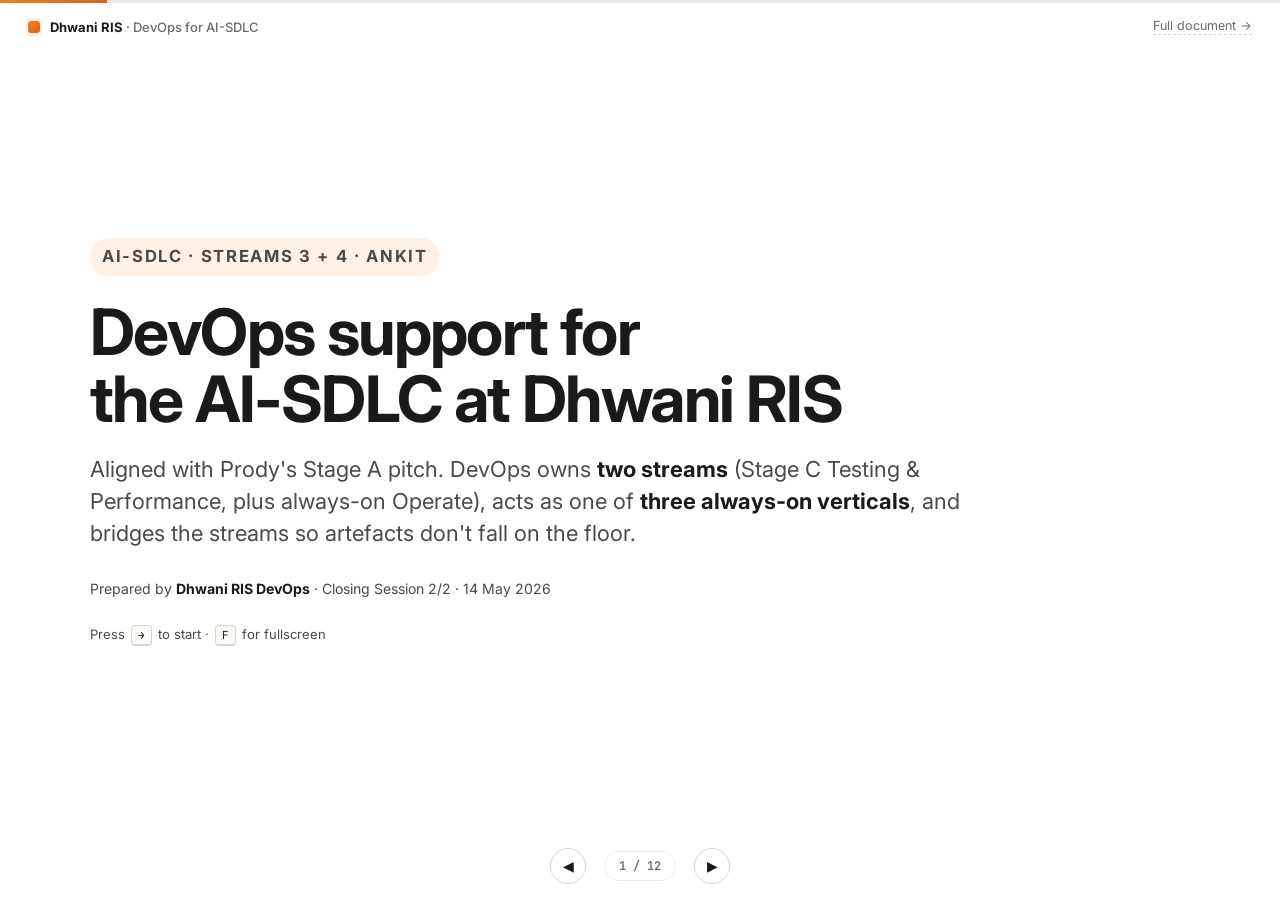
<file: quick.html>
<!doctype html>
<html lang="en">
<head>
  <meta charset="utf-8" />
  <meta name="viewport" content="width=device-width, initial-scale=1" />
  <title>DevOps for AI-SDLC — Quick view · Dhwani RIS</title>
  <meta name="description" content="A 12-slide quick view of DevOps support for the AI-SDLC at Dhwani RIS — Stream 3 + 4, aligned with Prody's Stage A pitch." />
  <link rel="preconnect" href="https://fonts.googleapis.com" />
  <link rel="preconnect" href="https://fonts.gstatic.com" crossorigin />
  <link href="https://fonts.googleapis.com/css2?family=Inter:wght@300;400;500;600;700;800&family=JetBrains+Mono:wght@400;500;600&display=swap" rel="stylesheet" />
  <link rel="stylesheet" href="assets/css/quick.css" />
</head>
<body class="deck">

  <div class="deck__progress" aria-hidden="true"><span id="progress"></span></div>

  <header class="deck__bar">
    <a class="deck__brand" href="#s1">
      <span class="deck__mark" aria-hidden="true"></span>
      <span><strong>Dhwani RIS</strong> · DevOps for AI-SDLC</span>
    </a>
    <a class="deck__deep" href="index.html">Full document →</a>
  </header>

  <main class="slides">

    <!-- 1 · Cover -->
    <section class="slide slide--cover" data-slide="1">
      <div class="slide__inner">
        <p class="kicker">AI-SDLC · Streams 3 + 4 · Ankit</p>
        <h1>DevOps support for<br/>the AI-SDLC at Dhwani RIS</h1>
        <p class="lede">Aligned with Prody's Stage A pitch. DevOps owns <strong>two streams</strong> (Stage C Testing &amp; Performance, plus always-on Operate), acts as one of <strong>three always-on verticals</strong>, and bridges the streams so artefacts don't fall on the floor.</p>
        <p class="cover__meta">Prepared by <strong>Dhwani RIS DevOps</strong> · Closing Session 2/2 · 14 May 2026</p>
        <p class="cover__hint">Press <kbd>→</kbd> to start · <kbd>F</kbd> for fullscreen</p>
      </div>
    </section>

    <!-- 2 · 5 streams -->
    <section class="slide" data-slide="2">
      <div class="slide__inner">
        <p class="slide__num">01</p>
        <h2>The AI-SDLC runs as five parallel streams</h2>
        <div class="qflow qflow--5">
          <span class="qflow__pill"><b>Stream 1</b> SDLC RG<small>Prody · pitched today</small></span>
          <span class="qflow__pill"><b>Stream 2</b> Dev &amp; Testing<small>Engineering · TBD owner</small></span>
          <span class="qflow__pill qflow__pill--accent"><b>Stream 3</b> Testing &amp; Perf<small>Ankit · Stage C</small></span>
          <span class="qflow__pill qflow__pill--accent"><b>Stream 4</b> DevOps + Obs<small>Ankit · always-on</small></span>
          <span class="qflow__pill"><b>Stream 5</b> KM<small>Deepak</small></span>
        </div>
        <p class="slide__tag"><strong>Ankit owns Streams 3 + 4.</strong> Plus DevOps is one of three always-on verticals (KM · PG · DevOps) that check every phase of every stage.</p>
      </div>
    </section>

    <!-- 3 · Personas + Verticals -->
    <section class="slide" data-slide="3">
      <div class="slide__inner">
        <p class="slide__num">02</p>
        <h2>Three personas · three always-on verticals</h2>
        <div class="qpersonas">
          <article class="qpersona">
            <p class="qpersona__icon">PB</p>
            <h3>Product Builder</h3>
            <p>Drives Steps 1–8 · drafts Tech Spec.</p>
          </article>
          <article class="qpersona">
            <p class="qpersona__icon">AR</p>
            <h3>Architect</h3>
            <p>Signs off Sol Doc · reviewer, not implementer.</p>
          </article>
          <article class="qpersona">
            <p class="qpersona__icon">AM</p>
            <h3>Account Manager</h3>
            <p>Owns client + intent · Kickoff to Go-Live handover.</p>
          </article>
        </div>
        <div class="qpersonas" style="margin-top:14px;">
          <article class="qpersona">
            <p class="qpersona__icon" style="background:#1f8a4a;">KM</p>
            <h3>Knowledge Management</h3>
            <p>Stream 5 · Deepak. Files every artefact for reuse.</p>
          </article>
          <article class="qpersona">
            <p class="qpersona__icon" style="background:#4A4A4A;">PG</p>
            <h3>Project Governance</h3>
            <p>SteerCo · sign-offs · escalation paths · version log.</p>
          </article>
          <article class="qpersona">
            <p class="qpersona__icon">DO</p>
            <h3>DevOps + Observability</h3>
            <p>Streams 3 + 4 · Ankit. Repo scaffolding · CI · Operate.</p>
          </article>
        </div>
      </div>
    </section>

    <!-- 4 · Stage A overview -->
    <section class="slide" data-slide="4">
      <div class="slide__inner">
        <p class="slide__num">03</p>
        <h2>Stage A · 10 RG steps in 3 phases</h2>
        <div class="layers">
          <div class="layer">
            <p class="layer__range">Phase 1 · Intent</p>
            <h3>What does the client actually want?</h3>
            <ul>
              <li>1 · Kickoff &amp; Stakeholder Map</li>
              <li>2 · Discovery Interviews &amp; MoM</li>
              <li>3 · Project Charter</li>
            </ul>
            <p style="font-size:12.5px;margin-top:8px;color:var(--orange-dark);font-weight:600;">Gate: Signed Project Charter</p>
          </div>
          <div class="layer">
            <p class="layer__range">Phase 2 · Solutioning</p>
            <h3>What will we build to meet it?</h3>
            <ul>
              <li>4 · Functional Requirements</li>
              <li>5 · User Roles &amp; Auth Matrix</li>
              <li>6 · Process Workflows</li>
              <li>7 · Data Model &amp; Interfaces</li>
              <li>8 · Wireframes &amp; UX</li>
            </ul>
            <p style="font-size:12.5px;margin-top:8px;color:var(--orange-dark);font-weight:600;">Gate: Sol Doc §5.3–§5.9</p>
          </div>
          <div class="layer">
            <p class="layer__range">Phase 3 · TRD Setup</p>
            <h3>How does engineering pick it up?</h3>
            <ul>
              <li>9 · Solution Document Drafting</li>
              <li>10 · Sol Doc Review &amp; Sign-off</li>
            </ul>
            <p style="font-size:12.5px;margin-top:8px;color:var(--orange-dark);font-weight:600;">Gate: §5.11 · §5.12 · §5.16 (TRD seeds)</p>
          </div>
        </div>
        <p class="slide__tag">Every step ships <strong>one Tool + one named Skill + one Owner</strong>. DevOps plugs in at every step as a vertical, and at Steps 4, 5, 7, 9 specifically as the data-flow owner.</p>
      </div>
    </section>

    <!-- 5 · Beyond Stage A -->
    <section class="slide" data-slide="5">
      <div class="slide__inner">
        <p class="slide__num">04</p>
        <h2>Beyond Stage A · Streams 2, 3, 4 + the glue</h2>
        <div class="qtools">
          <div class="qtool">
            <p class="qtool__lbl">Stream 2 · Stage B</p>
            <p><strong>SDLC Dev &amp; Testing</strong> — Engineering-led. DevOps supports as vertical: AI-aware code guardrails · self-serve envs &lt; 15 min · pre-commit baseline.</p>
          </div>
          <div class="qtool qtool--dhwani">
            <p class="qtool__lbl">Stream 3 · Stage C <span class="tag tag--sprint">Ankit</span></p>
            <p><strong>SDLC Testing &amp; Performance</strong> — DevOps' second stream. Proposal: 3 phases, 8 steps (next slide). Kotwal-anchored security gate.</p>
          </div>
          <div class="qtool qtool--dhwani">
            <p class="qtool__lbl">Stream 4 · always-on <span class="tag tag--sprint">Ankit</span></p>
            <p><strong>Operate Layer</strong> — runtime, Mukhbir, default observability, status pages, weekly + monthly auto-reports, blameless retros.</p>
          </div>
          <div class="qtool">
            <p class="qtool__lbl">Inter-stream glue</p>
            <p><strong>Skills that bridge handoffs</strong>: RG→Dev, Dev→Testing, Testing→Operate, Operate→KM. ~14 new <code>*-author</code> skills (slide 8).</p>
          </div>
        </div>
      </div>
    </section>

    <!-- 6 · Stage C proposal -->
    <section class="slide" data-slide="6">
      <div class="slide__inner">
        <p class="slide__num">05</p>
        <h2>Stage C · DevOps proposal — 3 phases, 8 steps</h2>
        <div class="layers">
          <div class="layer">
            <p class="layer__range">Phase C-1 · Functional</p>
            <h3>Does it do what the Sol Doc said?</h3>
            <ul>
              <li>C-1 · E2E test execution (Playwright)</li>
              <li>C-2 · Client UAT sign-off</li>
            </ul>
            <p style="font-size:12.5px;margin-top:8px;color:var(--orange-dark);font-weight:600;">Gate: Critical journeys 100% · UAT signed</p>
          </div>
          <div class="layer layer--accent">
            <p class="layer__range">Phase C-2 · Non-Functional</p>
            <h3>Does it behave under load &amp; attack?</h3>
            <ul>
              <li>C-3 · Performance baseline (k6)</li>
              <li>C-4 · Load test at peak × 1.5</li>
              <li>C-5 · Security scan (<strong>Kotwal</strong> + Semgrep + ZAP + Trivy)</li>
              <li>C-6 · Compliance audit (govt projects)</li>
            </ul>
            <p style="font-size:12.5px;margin-top:8px;color:var(--orange-dark);font-weight:600;">Gate: p95 ≤ target · err &lt; 1% · 0 crit/high</p>
          </div>
          <div class="layer">
            <p class="layer__range">Phase C-3 · Readiness</p>
            <h3>Can we promote, defensibly?</h3>
            <ul>
              <li>C-7 · Evidence packet assembly</li>
              <li>C-8 · Release Readiness Report sign-off</li>
            </ul>
            <p style="font-size:12.5px;margin-top:8px;color:var(--orange-dark);font-weight:600;">Gate: RRR signed by TL · QA · Sec · DevOps · AM</p>
          </div>
        </div>
        <p class="slide__tag">New skills to author (in central skills repo, Prody's <code>*-author</code> convention): <code>e2e-from-workflow</code> · <code>load-profile-author</code> · <code>security-evidence-author</code> · <code>compliance-checklist-author</code> · <code>evidence-packet-author</code> · <code>rrr-author</code>.</p>
      </div>
    </section>

    <!-- 7 · Inter-stream glue -->
    <section class="slide" data-slide="7">
      <div class="slide__inner">
        <p class="slide__num">06</p>
        <h2>Inter-stream glue — skills that bridge handoffs</h2>
        <div class="qtools">
          <div class="qtool">
            <p class="qtool__lbl">Stream 1 → Stream 2 (RG → Dev)</p>
            <p><code>fr-to-ticket</code> · <code>rbac-to-fixtures</code> · <code>data-model-to-doctype</code> · <code>mock-server-generator</code> · <code>tech-stack-to-iac</code></p>
          </div>
          <div class="qtool">
            <p class="qtool__lbl">Stream 2 → Stream 3 (Dev → Testing)</p>
            <p><code>e2e-from-workflow</code> · <code>coverage-mapper</code> · <code>load-profile-author</code> · GH Action: PR merge → trigger Stage C</p>
          </div>
          <div class="qtool">
            <p class="qtool__lbl">Stream 3 → Operate (Testing → Run)</p>
            <p><code>rrr-author</code> · <code>observability-bootstrap</code> · <code>runbook-author</code> · <code>status-page-bootstrap</code></p>
          </div>
          <div class="qtool">
            <p class="qtool__lbl">Operate → Stream 5 (Run → KM)</p>
            <p><code>incident-retro-author</code> · <code>monthly-report-author</code> · <code>learning-capturer</code> · <code>portfolio-review-author</code></p>
          </div>
        </div>
        <p class="slide__tag">Streams are parallel — but artefacts have to flow. Bridges are <strong>DevOps' job to build and maintain</strong>. All follow Prody's <code>*-author</code> naming.</p>
      </div>
    </section>

    <!-- 8 · Tools & Agents -->
    <section class="slide" data-slide="8">
      <div class="slide__inner">
        <p class="slide__num">07</p>
        <h2>Tools &amp; Agents</h2>
        <div class="qtools">
          <div class="qtool">
            <p class="qtool__lbl">Prody's 5 (Stage A) <span class="tag tag--today">Today</span></p>
            <p><strong>GitHub · Claude CLI · Mermaid · Google Stitch · Fireflies.ai</strong>. All free or already-licensed.</p>
          </div>
          <div class="qtool qtool--dhwani">
            <p class="qtool__lbl">Dhwani internal <span class="badge-dhwani">Dhwani</span></p>
            <p><strong>Kotwal</strong> — CERT · pen test · OSS vuln gate (Stage C-5).<br/><strong>Mukhbir</strong> — runtime health · client monthly reports.</p>
          </div>
          <div class="qtool">
            <p class="qtool__lbl">Stage B/C additions <span class="tag tag--sprint">Sprint</span></p>
            <p>Semgrep + Frappe rules · Playwright (via <code>e2e-runner</code>) · k6 · OWASP ZAP · Trivy · pre-commit baseline · env portal MVP</p>
          </div>
          <div class="qtool">
            <p class="qtool__lbl">Operate stack <span class="tag tag--sprint">Sprint</span></p>
            <p>Prometheus · Loki · Tempo · Grafana · Alertmanager → Slack/PagerDuty · Statping-ng or Better Uptime</p>
          </div>
        </div>
        <div class="qagents">
          <p class="qagents__lbl">AI agent governance (DevOps-owned)</p>
          <p>Catalogue every agent · Vault-only access · No PII or prod secrets · Output passes the same gates as humans · 90-day audit trail · Prompt versioned in git · 90-day deprecation</p>
        </div>
      </div>
    </section>

    <!-- 9 · Adopt — Day 1 -->
    <section class="slide" data-slide="9">
      <div class="slide__inner">
        <p class="slide__num">08</p>
        <h2>Adopt — Day 1 is one command</h2>
        <pre style="margin:6px 0 14px;padding:18px 22px;background:#1A1A1A;color:#FAFAF7;border-radius:10px;border-left:4px solid var(--orange);font-family:var(--font-mono);font-size:14px;line-height:1.6;overflow-x:auto;"><code>gh repo create dhwani-{stack}-{client} \
  --template dhwani-ris/ai-sdlc-stage-a-starter \
  --private --clone

cd dhwani-{stack}-{client} &amp;&amp; claude</code></pre>
        <p style="margin:0 0 14px;font-size:14.5px;color:var(--ink-2);">Starter ships pre-wired: folders · Markdown schemas · CI seed · Pages → CloudFront · <code>.claude/skills/</code> + agent catalogue · CODEOWNERS with Architect + AM as reviewers.</p>
        <div class="qpersonas">
          <article class="qpersona">
            <p class="qpersona__icon">PB</p>
            <h3>Product Builder</h3>
            <p>Clone → <code>claude /stakeholder-mapper</code> → open Charter PR. Repeat for Steps 4–8.</p>
          </article>
          <article class="qpersona">
            <p class="qpersona__icon">AR</p>
            <h3>Architect</h3>
            <p>You're required-reviewer on §5.11/§5.12/§5.16 by default. Sign-off = signed git tag.</p>
          </article>
          <article class="qpersona">
            <p class="qpersona__icon">AM</p>
            <h3>Account Manager</h3>
            <p>Stakeholder + Charter are PR-driven. Your sign-off closes Phase 1.</p>
          </article>
        </div>
      </div>
    </section>

    <!-- 10 · Evolve -->
    <section class="slide" data-slide="10">
      <div class="slide__inner">
        <p class="slide__num">09</p>
        <h2>Evolve — three loops keep the framework alive</h2>
        <div class="qtools">
          <div class="qtool">
            <p class="qtool__lbl">Loop 1 · Skills</p>
            <p><strong>Repo:</strong> <code>dhwani-ris/ai-sdlc-skills</code> · semver · eval-gated.<br/>Prody: "AI raises PRs into the skills repo when gaps appear." DevOps wires it up.</p>
          </div>
          <div class="qtool">
            <p class="qtool__lbl">Loop 2 · Raises</p>
            <p>Issue with <code>Raise</code> template → Champion triages in 48h (accept/clarify/decline). Sprint-sized: 2-week SLA · bigger: next framework version.</p>
          </div>
          <div class="qtool qtool--dhwani">
            <p class="qtool__lbl">Loop 3 · Review + Champion</p>
            <p>Bi-weekly · 30 min · DevOps chairs. <strong>Champion</strong>: 6-month rotating term across KM / PG / DevOps. <strong>DevOps offers to seed the first term.</strong></p>
          </div>
          <div class="qtool">
            <p class="qtool__lbl">Telemetry · monthly</p>
            <p>% on latest version · Time-to-first-prompt · Gate pass rate · Skill-PR throughput · Stack split · Top 3 raises</p>
          </div>
        </div>
      </div>
    </section>

    <!-- 11 · Outcomes -->
    <section class="slide" data-slide="11">
      <div class="slide__inner">
        <p class="slide__num">10</p>
        <h2>Outcomes we measure</h2>
        <div class="qcards">
          <div class="qcard"><p class="qcard__big">1 cmd</p><p class="qcard__lbl">Day 1 — repo to first prompt</p></div>
          <div class="qcard"><p class="qcard__big">&lt; 15<span>min</span></p><p class="qcard__lbl">env provision (Stage B)</p></div>
          <div class="qcard"><p class="qcard__big">0</p><p class="qcard__lbl">critical / high vulns in prod (Kotwal)</p></div>
          <div class="qcard"><p class="qcard__big">End-to-end</p><p class="qcard__lbl">requirement → commit → release traceability</p></div>
          <div class="qcard"><p class="qcard__big">100<span>%</span></p><p class="qcard__lbl">releases through readiness gate</p></div>
          <div class="qcard"><p class="qcard__big">100<span>%</span></p><p class="qcard__lbl">projects observed by default</p></div>
          <div class="qcard"><p class="qcard__big">Auto</p><p class="qcard__lbl">weekly + monthly project reports</p></div>
          <div class="qcard"><p class="qcard__big">~₹0</p><p class="qcard__lbl">Stage A tool spend (Prody's stack)</p></div>
        </div>
      </div>
    </section>

    <!-- 12 · Roadmap + Asks + Close -->
    <section class="slide slide--close" data-slide="12">
      <div class="slide__inner">
        <p class="slide__num">11</p>
        <h2>Roadmap · Asks · Lock today</h2>
        <div class="qtools" style="grid-template-columns:1fr 1fr;">
          <div class="qtool">
            <p class="qtool__lbl">Roadmap — 4 quarters</p>
            <p><strong>Q1</strong> Day 1 starter + RG→Dev bridges<br/><strong>Q2</strong> Dev guardrails + Dev→Testing bridges<br/><strong>Q3</strong> Stage C end-to-end + RRR<br/><strong>Q4</strong> Operate + KM bridges + Champion live</p>
          </div>
          <div class="qtool">
            <p class="qtool__lbl">Asks</p>
            <p><strong>People:</strong> 2 dedicated DevOps engineers, four quarters.<br/><strong>Tooling:</strong> Stage A free. Stage B/C/Operate need licences (small).<br/><strong>Decisions:</strong> Front-end stack · CI/CD · cloud · build-vs-buy portal · tier classification.</p>
          </div>
        </div>
        <h3 style="margin-top:18px;font-size:18px;">Open questions to settle</h3>
        <ol class="qopen" style="margin-top:8px;">
          <li>Stream 2 owner — Engineering broadly or named champion? Where does QA sit?</li>
          <li>Stage C phasing — accept the proposal in §05?</li>
          <li>Step 10 → first prompt — explicit Step 10½ for Planning, or no?</li>
          <li>Pilot project — exercises all 10 RG steps + Stage C, not client-critical?</li>
          <li>Champion seed — DevOps takes first term, or rotates to KM/PG?</li>
        </ol>
        <p class="closing">Let's lock it.</p>
      </div>
    </section>

  </main>

  <nav class="deck__nav" aria-label="Slide navigation">
    <button type="button" data-action="prev" aria-label="Previous slide">◀</button>
    <span class="deck__counter"><span id="cur">1</span> / <span id="tot">12</span></span>
    <button type="button" data-action="next" aria-label="Next slide">▶</button>
  </nav>

  <script>
    (function () {
      const slides = Array.from(document.querySelectorAll('.slide'));
      const cur = document.getElementById('cur');
      const tot = document.getElementById('tot');
      const progress = document.getElementById('progress');
      let idx = 0;

      tot.textContent = slides.length;

      function show(i) {
        idx = Math.max(0, Math.min(slides.length - 1, i));
        slides.forEach((s, j) => s.classList.toggle('is-active', j === idx));
        cur.textContent = idx + 1;
        progress.style.width = ((idx + 1) / slides.length * 100) + '%';
        try { history.replaceState(null, '', '#s' + (idx + 1)); } catch (_) {}
      }

      const m = (location.hash || '').match(/^#s(\d+)$/);
      show(m ? Math.max(0, parseInt(m[1], 10) - 1) : 0);

      document.addEventListener('keydown', function (e) {
        const tag = (e.target && e.target.tagName) || '';
        if (tag === 'INPUT' || tag === 'TEXTAREA') return;
        if (e.key === 'ArrowRight' || e.key === ' ' || e.key === 'PageDown') {
          e.preventDefault(); show(idx + 1);
        } else if (e.key === 'ArrowLeft' || e.key === 'PageUp') {
          e.preventDefault(); show(idx - 1);
        } else if (e.key === 'Home') { e.preventDefault(); show(0); }
        else if (e.key === 'End') { e.preventDefault(); show(slides.length - 1); }
        else if (e.key === 'f' || e.key === 'F') {
          if (!document.fullscreenElement) document.documentElement.requestFullscreen?.();
          else document.exitFullscreen?.();
        }
      });

      document.querySelectorAll('[data-action]').forEach(function (btn) {
        btn.addEventListener('click', function () {
          show(idx + (btn.dataset.action === 'next' ? 1 : -1));
        });
      });

      document.querySelector('.slides').addEventListener('click', function (e) {
        if (e.target.closest('a, button, kbd, pre, code')) return;
        show(idx + 1);
      });

      let tx = 0;
      document.addEventListener('touchstart', e => { tx = e.touches[0].clientX; }, { passive: true });
      document.addEventListener('touchend', e => {
        const dx = e.changedTouches[0].clientX - tx;
        if (Math.abs(dx) > 50) show(idx + (dx < 0 ? 1 : -1));
      }, { passive: true });
    })();
  </script>

</body>
</html>
</file>
<file: assets/css/styles.css>
:root {
  --orange: #F47C20;
  --orange-dark: #D9651C;
  --orange-soft: #FFF1E5;
  --ink: #0F0F0F;
  --ink-2: #3D3D3D;
  --muted: #6E6E6E;
  --line: #E8E8E2;
  --line-strong: #CFCFC8;
  --bg: #FFFFFF;
  --bg-alt: #FAF8F4;
  --bg-dark: #0F0F0F;
  --ink-on-dark: #FAF8F4;
  --muted-on-dark: #A5A29B;
  --radius: 14px;
  --radius-sm: 8px;
  --shadow: 0 1px 0 rgba(0,0,0,0.04), 0 12px 32px rgba(0,0,0,0.06);
  --font-sans: 'Inter', -apple-system, BlinkMacSystemFont, 'Segoe UI', Roboto, sans-serif;
  --font-mono: 'JetBrains Mono', 'SF Mono', Menlo, Consolas, monospace;
  --max: 1100px;
}

* { box-sizing: border-box; }

html { scroll-behavior: smooth; scroll-padding-top: 72px; }

body {
  margin: 0;
  font-family: var(--font-sans);
  font-size: 17px;
  line-height: 1.55;
  color: var(--ink);
  background: var(--bg);
  -webkit-font-smoothing: antialiased;
  -moz-osx-font-smoothing: grayscale;
}

a { color: var(--orange-dark); text-decoration: none; }
a:hover { color: var(--orange); }
code {
  font-family: var(--font-mono);
  font-size: 0.88em;
  background: var(--bg-alt);
  padding: 2px 6px;
  border-radius: 4px;
  color: var(--ink);
}
strong { font-weight: 700; color: var(--ink); }
em { color: var(--ink); }

.skip {
  position: absolute; left: -9999px;
}
.skip:focus {
  left: 12px; top: 12px;
  padding: 8px 14px;
  background: var(--ink); color: #fff;
  border-radius: 6px;
  z-index: 100;
}

.container {
  max-width: var(--max);
  margin: 0 auto;
  padding: 0 28px;
}
.container--narrow {
  max-width: 760px;
}

/* ── Topbar ─────────────────────────────────────────── */
.bar {
  position: sticky;
  top: 0;
  z-index: 50;
  background: rgba(255,255,255,0.92);
  backdrop-filter: saturate(180%) blur(10px);
  -webkit-backdrop-filter: saturate(180%) blur(10px);
  border-bottom: 1px solid var(--line);
}
.bar__inner {
  max-width: var(--max);
  margin: 0 auto;
  padding: 14px 28px;
  display: flex;
  align-items: center;
  justify-content: space-between;
  gap: 24px;
}
.bar__brand {
  display: inline-flex;
  align-items: center;
  gap: 10px;
  color: var(--ink);
  font-weight: 700;
  font-size: 15px;
  letter-spacing: -0.01em;
}
.bar__brand:hover { color: var(--ink); }
.bar__mark {
  width: 12px; height: 12px;
  border-radius: 3px;
  background: linear-gradient(135deg, var(--orange) 0%, var(--orange-dark) 100%);
  box-shadow: 0 0 0 3px var(--orange-soft);
}
.bar__nav { display: flex; gap: 22px; align-items: center; }
.bar__nav a {
  color: var(--ink-2);
  font-size: 14px;
  font-weight: 500;
}
.bar__nav a:hover { color: var(--orange-dark); }
.bar__cta {
  background: var(--ink);
  color: #fff !important;
  padding: 7px 14px;
  border-radius: 6px;
  font-weight: 600;
}
.bar__cta:hover { background: var(--orange-dark); color: #fff !important; }

/* ── Sections / Bands ─────────────────────────────────── */
.hero, .band {
  padding: 100px 0 90px;
  border-bottom: 1px solid var(--line);
}
.band--alt {
  background: var(--bg-alt);
}
.band--dark {
  background: var(--bg-dark);
  color: var(--ink-on-dark);
  border-bottom: none;
}
.band--dark h2, .band--dark h3 { color: var(--ink-on-dark); }
.band--dark p { color: var(--muted-on-dark); }
.band--dark strong, .band--dark em { color: #fff; }
.band--dark code { background: rgba(255,255,255,0.08); color: var(--ink-on-dark); }
.band--dark a { color: var(--orange); }
.light, .band--dark .light { color: var(--ink-on-dark) !important; }
.sub.light { color: var(--muted-on-dark) !important; }

/* Hero specifics */
.hero {
  padding-top: 80px;
  padding-bottom: 80px;
}
.hero h1 {
  font-size: clamp(44px, 6vw, 76px);
  line-height: 1.02;
  letter-spacing: -0.03em;
  font-weight: 800;
  margin: 14px 0 22px;
}
.hero h1 .accent { color: var(--orange); }
.lede {
  font-size: clamp(19px, 1.8vw, 24px);
  line-height: 1.4;
  color: var(--ink-2);
  max-width: 60ch;
  margin: 0 0 40px;
  font-weight: 400;
}
.hero__meta {
  font-size: 13px;
  color: var(--muted);
  margin: 32px 0 0;
}
.hero__meta a { color: var(--muted); border-bottom: 1px dashed var(--line-strong); }
.hero__meta a:hover { color: var(--orange-dark); border-bottom-color: var(--orange); }

/* Streams pills row */
.streams {
  display: grid;
  grid-template-columns: repeat(5, 1fr);
  gap: 10px;
  margin: 24px 0 0;
}
.stream {
  display: flex;
  flex-direction: column;
  padding: 16px 16px 14px;
  border: 1px solid var(--line);
  border-radius: var(--radius);
  background: var(--bg);
  min-height: 110px;
}
.stream__n {
  font-family: var(--font-mono);
  font-size: 11px;
  color: var(--muted);
  font-weight: 600;
}
.stream__name {
  font-size: 15px;
  font-weight: 700;
  color: var(--ink);
  margin-top: 6px;
  line-height: 1.2;
}
.stream__who {
  font-size: 12px;
  color: var(--muted);
  margin-top: auto;
  padding-top: 8px;
}
.stream--ours {
  background: linear-gradient(180deg, var(--orange) 0%, var(--orange-dark) 100%);
  border-color: var(--orange-dark);
  box-shadow: var(--shadow);
}
.stream--ours .stream__n,
.stream--ours .stream__who { color: rgba(255,255,255,0.85); }
.stream--ours .stream__name { color: #fff; }

/* ── Kicker / H2 / sub ───────────────────────────────── */
.kicker {
  display: inline-block;
  font-family: var(--font-mono);
  font-size: 11px;
  font-weight: 700;
  letter-spacing: 0.1em;
  text-transform: uppercase;
  color: var(--orange-dark);
  background: var(--orange-soft);
  padding: 6px 12px;
  border-radius: 999px;
  margin: 0 0 22px;
}
.kicker--dark {
  background: var(--ink);
  color: #FFF1E5;
}
.kicker--light {
  background: rgba(255,255,255,0.1);
  color: var(--orange);
}

h2 {
  font-size: clamp(34px, 4.5vw, 54px);
  line-height: 1.05;
  letter-spacing: -0.025em;
  font-weight: 800;
  margin: 0 0 18px;
  color: var(--ink);
  max-width: 22ch;
}
h3 {
  font-size: 18px;
  font-weight: 700;
  margin: 0 0 8px;
  letter-spacing: -0.005em;
  color: var(--ink);
}
.sub {
  font-size: 17px;
  line-height: 1.55;
  color: var(--ink-2);
  max-width: 64ch;
  margin: 0 0 40px;
}
.sub-h3 {
  font-size: 14px !important;
  text-transform: uppercase;
  letter-spacing: 0.08em;
  color: var(--muted);
  font-weight: 700;
  margin: 36px 0 14px !important;
}
.band--dark .sub-h3 { color: var(--muted-on-dark); }

p { color: var(--ink-2); }
.caveat {
  margin-top: 18px;
  padding: 12px 16px;
  background: var(--bg-alt);
  border-left: 2px solid var(--line-strong);
  font-size: 14px;
  color: var(--muted);
  font-style: italic;
  border-radius: 0 var(--radius-sm) var(--radius-sm) 0;
}
.band--alt .caveat { background: var(--bg); }

/* ── Process · 4 steps ─────────────────────────────── */
.process {
  display: grid;
  grid-template-columns: repeat(4, 1fr);
  gap: 14px;
  margin: 6px 0 0;
  position: relative;
}
.process-step {
  padding: 26px 24px 22px;
  border: 1px solid var(--line);
  border-radius: var(--radius);
  background: var(--bg);
  display: flex;
  flex-direction: column;
  min-height: 230px;
}
.process-step--accent {
  background: linear-gradient(180deg, var(--orange-soft) 0%, var(--bg) 70%);
  border-color: var(--orange);
}
.process-step__n {
  font-family: var(--font-mono);
  font-size: 36px !important;
  font-weight: 800;
  color: var(--orange);
  margin: 0 0 4px !important;
  line-height: 1;
  letter-spacing: -0.02em;
}
.process-step h3 {
  font-size: 22px;
  margin: 0 0 10px;
  letter-spacing: -0.01em;
}
.process-step p {
  margin: 0 0 12px;
  font-size: 14.5px;
  line-height: 1.55;
  color: var(--ink-2);
}
.process-step__time {
  margin: auto 0 0 !important;
  padding-top: 12px;
  border-top: 1px dashed var(--line);
  font-size: 12.5px !important;
  color: var(--muted) !important;
  font-style: italic;
}

/* ── Assistant repo line ───────────────────────────── */
.assistant__repo {
  margin: 12px 0 0 !important;
  padding-top: 10px;
  border-top: 1px dashed var(--line);
  font-family: var(--font-mono);
  font-size: 12px !important;
  color: var(--muted) !important;
  letter-spacing: 0.02em;
}
.assistant__repo code {
  font-size: 0.95em;
  font-weight: 600;
  color: var(--orange-dark);
  background: var(--bg-alt);
  padding: 2px 6px;
}
.assistant--ours .assistant__repo code { background: var(--bg); }
.assistant__repo em { font-style: italic; color: var(--muted); }

/* ── Shared repos ──────────────────────────────────── */
.shared-repos {
  display: grid;
  grid-template-columns: repeat(2, 1fr);
  gap: 14px;
  margin: 6px 0 0;
}
.shared-repo {
  padding: 18px 22px 16px;
  border: 1px solid var(--line);
  border-left: 4px solid var(--orange);
  border-radius: var(--radius-sm);
  background: var(--bg);
}
.shared-repo h4 {
  margin: 0 0 6px;
  font-family: var(--font-mono);
  font-size: 16px;
  color: var(--ink);
}
.shared-repo h4 code {
  font-family: inherit;
  background: transparent;
  padding: 0;
  color: var(--orange-dark);
  font-weight: 700;
}
.shared-repo p { margin: 0; font-size: 13.5px; color: var(--ink-2); line-height: 1.55; }

/* ── Client journey · user flow ────────────────────── */
.journey {
  display: grid;
  gap: 12px;
  margin: 6px 0 0;
}
.journey-step {
  display: grid;
  grid-template-columns: 64px 1fr;
  gap: 22px;
  align-items: start;
  padding: 24px 26px;
  border: 1px solid var(--line);
  border-radius: var(--radius);
  background: var(--bg);
}
.journey-step--gate {
  background: var(--orange-soft);
  border-color: var(--orange);
}
.journey-step--ongoing {
  background: linear-gradient(180deg, var(--orange-soft) 0%, var(--bg) 70%);
  border-color: var(--orange);
  border-left: 4px solid var(--orange);
}
.journey-step__icon {
  display: inline-flex;
  align-items: center;
  justify-content: center;
  width: 48px;
  height: 48px;
  border-radius: 50%;
  background: var(--orange);
  color: #fff;
  font-size: 22px;
  font-weight: 700;
  margin-top: 4px;
}
.journey-step--gate .journey-step__icon {
  background: var(--ink);
}
.journey-step__quote {
  margin: 0 0 12px !important;
  font-size: 16px !important;
  font-style: italic;
  color: var(--orange-dark) !important;
  border-left: 3px solid var(--orange);
  padding: 4px 0 4px 14px;
  font-weight: 500;
  line-height: 1.45;
}
.journey-step__body h3 {
  margin: 0 0 8px;
  font-size: 19px;
  letter-spacing: -0.005em;
}
.journey-step__body p:not(.journey-step__quote):not(.journey-step__win) {
  margin: 0 0 12px;
  font-size: 14.5px;
  color: var(--ink-2);
  line-height: 1.55;
}
.journey-step__win {
  margin: 0 !important;
  padding: 10px 14px;
  background: var(--ink);
  color: var(--orange-soft) !important;
  font-size: 13px !important;
  font-weight: 600;
  border-radius: 999px;
  display: inline-block;
  letter-spacing: 0.01em;
}
.journey-step--gate .journey-step__win {
  background: var(--orange-dark);
  color: #fff !important;
}

/* ── Lifestep flow · 11-stage project lifecycle ───── */
.lifestep-flow {
  display: grid;
  gap: 12px;
  margin: 6px 0 0;
}
.lifestep {
  display: grid;
  grid-template-columns: 88px 1fr;
  gap: 24px;
  padding: 24px 28px;
  border: 1px solid var(--line);
  border-radius: var(--radius);
  background: var(--bg);
  position: relative;
}
.lifestep--auto {
  background: var(--bg-alt);
  border-left: 4px solid var(--muted);
}
.lifestep--iterate {
  border-left: 4px solid var(--orange);
  background: linear-gradient(90deg, var(--orange-soft) 0%, var(--bg) 35%);
}
.lifestep--gate {
  border-left: 4px solid var(--ink);
  background: var(--bg-alt);
}
.lifestep--ours {
  background: linear-gradient(90deg, var(--orange-soft) 0%, var(--bg) 50%);
  border-left: 4px solid var(--orange);
}
.lifestep--gate.lifestep--ours {
  background: linear-gradient(90deg, var(--orange-soft) 0%, var(--bg) 50%);
  border-left: 4px solid var(--orange-dark);
}
.lifestep--prod {
  background: var(--ink);
  color: var(--ink-on-dark);
  border-color: var(--ink);
}
.lifestep--prod h3 { color: #fff; }
.lifestep--prod dt { color: var(--orange) !important; }
.lifestep--prod dd { color: var(--muted-on-dark); }
.lifestep--prod strong { color: #fff; }
.lifestep--prod code { background: rgba(255,255,255,0.1); color: var(--ink-on-dark); }
.lifestep--prod em { color: #fff; }

.lifestep__num {
  font-family: var(--font-mono);
  font-size: 44px;
  font-weight: 800;
  color: var(--orange);
  line-height: 1;
  letter-spacing: -0.03em;
  align-self: start;
}
.lifestep--auto .lifestep__num { color: var(--muted); }
.lifestep--gate:not(.lifestep--ours) .lifestep__num { color: var(--ink); }
.lifestep--prod .lifestep__num { color: var(--orange); }

.lifestep__body h3 {
  margin: 0 0 12px;
  font-size: 19px;
  letter-spacing: -0.005em;
  line-height: 1.3;
}

.lifestep__dl {
  margin: 0;
  display: grid;
  grid-template-columns: 130px 1fr;
  gap: 6px 18px;
  font-size: 13.5px;
  line-height: 1.55;
}
.lifestep__dl dt {
  font-family: var(--font-mono);
  font-size: 11px;
  text-transform: uppercase;
  letter-spacing: 0.06em;
  font-weight: 700;
  color: var(--orange-dark);
  padding-top: 2px;
}
.lifestep__dl dd {
  margin: 0;
  color: var(--ink-2);
}
.lifestep__dl dd code {
  font-size: 0.9em;
  padding: 1px 5px;
  background: var(--bg-alt);
  color: var(--orange-dark);
  font-weight: 500;
}
.lifestep--ours .lifestep__dl dd code,
.lifestep--gate .lifestep__dl dd code { background: var(--bg); }
.lifestep__dl dd em {
  font-style: normal;
  font-weight: 600;
  color: var(--orange-dark);
}

/* ── Full flow · 8 steps end-to-end ────────────────── */
.full-flow {
  display: grid;
  gap: 12px;
  margin: 6px 0 0;
}
.flow-step {
  display: grid;
  grid-template-columns: 64px 1fr auto;
  gap: 24px;
  align-items: start;
  padding: 22px 26px;
  border: 1px solid var(--line);
  border-radius: var(--radius);
  background: var(--bg);
}
.flow-step--build {
  border-left: 4px solid var(--orange);
  background: var(--bg-alt);
}
.flow-step--ours {
  background: linear-gradient(90deg, var(--orange-soft) 0%, var(--bg) 60%);
  border-color: var(--orange);
}
.flow-step__n {
  font-family: var(--font-mono);
  font-size: 30px;
  font-weight: 800;
  color: var(--orange);
  line-height: 1;
  letter-spacing: -0.02em;
}
.flow-step__main h3 {
  font-size: 18px;
  margin: 0 0 6px;
  letter-spacing: -0.005em;
}
.flow-step__meta {
  margin: 0 0 8px !important;
  font-size: 12.5px !important;
  font-family: var(--font-mono);
  color: var(--muted) !important;
  letter-spacing: 0.01em;
}
.flow-step__meta em {
  font-family: var(--font-sans);
  font-style: normal;
  color: var(--orange-dark);
  font-weight: 600;
}
.flow-step__meta strong { color: var(--ink); }
.flow-step__main p:not(.flow-step__meta) {
  margin: 0;
  font-size: 14px;
  line-height: 1.55;
  color: var(--ink-2);
}
.flow-step__gate {
  margin: 0 !important;
  padding: 8px 14px;
  background: var(--ink);
  color: #FFF1E5 !important;
  font-size: 12px !important;
  font-weight: 600;
  border-radius: 999px;
  text-align: center;
  white-space: nowrap;
  align-self: center;
}
.flow-step--ours .flow-step__gate {
  background: var(--orange);
  color: #fff !important;
}

/* ── Assistants · 5 cards ──────────────────────────── */
.assistants {
  display: grid;
  grid-template-columns: repeat(2, 1fr);
  gap: 14px;
  margin: 6px 0 0;
}
.assistant {
  padding: 24px 26px 22px;
  border: 1px solid var(--line);
  border-radius: var(--radius);
  background: var(--bg);
}
.assistant--ours {
  background: linear-gradient(180deg, var(--orange-soft) 0%, var(--bg) 70%);
  border-color: var(--orange);
}
.assistant__role {
  font-family: var(--font-mono);
  font-size: 11px !important;
  text-transform: uppercase;
  letter-spacing: 0.08em;
  font-weight: 700;
  color: var(--orange-dark) !important;
  margin: 0 0 8px !important;
}
.assistant h3 {
  font-size: 22px;
  margin: 0 0 12px;
  letter-spacing: -0.01em;
}
.assistant p {
  margin: 0 0 8px;
  font-size: 14.5px;
  color: var(--ink-2);
  line-height: 1.6;
}
.assistant p:last-child { margin-bottom: 0; }

/* ── Timeline · 5 milestones ───────────────────────── */
.timeline {
  display: grid;
  grid-template-columns: repeat(5, 1fr);
  gap: 12px;
  margin: 6px 0 0;
}
.milestone {
  padding: 22px 22px 20px;
  border: 1px solid var(--line);
  border-top: 4px solid var(--orange);
  border-radius: var(--radius);
  background: var(--bg);
}
.milestone--final {
  background: linear-gradient(180deg, var(--orange-soft) 0%, var(--bg) 70%);
}
.milestone__when {
  font-family: var(--font-mono);
  font-size: 11px !important;
  text-transform: uppercase;
  letter-spacing: 0.08em;
  font-weight: 700;
  color: var(--orange-dark) !important;
  margin: 0 0 8px !important;
}
.milestone h3 {
  font-size: 17px;
  margin: 0 0 8px;
  letter-spacing: -0.005em;
  line-height: 1.3;
}
.milestone p {
  margin: 0;
  font-size: 13.5px;
  color: var(--ink-2);
  line-height: 1.55;
}

/* ── Personas (in Map section) ─────────────────────── */
.personas {
  display: grid;
  grid-template-columns: repeat(3, 1fr);
  gap: 14px;
  margin: 6px 0 0;
}
.persona {
  padding: 22px 22px 18px;
  border: 1px solid var(--line);
  border-radius: var(--radius);
  background: var(--bg);
}
.band--alt .persona { background: var(--bg-alt); }
.persona__tag {
  display: inline-flex;
  align-items: center;
  justify-content: center;
  width: 40px; height: 40px;
  font-family: var(--font-mono);
  font-size: 13px !important;
  font-weight: 700;
  color: #fff !important;
  background: var(--orange);
  border-radius: 8px;
  margin: 0 0 14px !important;
  letter-spacing: 0;
}
.persona h3 { font-size: 17px; margin: 0 0 6px; }
.persona p { margin: 0; font-size: 14px; color: var(--ink-2); line-height: 1.55; }

/* ── Team shapes ──────────────────────────────────── */
.shapes {
  display: grid;
  grid-template-columns: repeat(3, 1fr);
  gap: 14px;
  margin: 6px 0 0;
}
.shape {
  padding: 24px 24px 22px;
  border: 1px solid var(--line);
  border-radius: var(--radius);
  background: var(--bg);
  display: flex;
  flex-direction: column;
}
.band--alt .shape { background: var(--bg-alt); }
.shape--full {
  background: linear-gradient(180deg, var(--orange-soft) 0%, var(--bg) 70%);
  border-color: var(--orange);
}
.shape__lbl {
  font-family: var(--font-mono);
  font-size: 11px !important;
  text-transform: uppercase;
  letter-spacing: 0.08em;
  font-weight: 700;
  color: var(--orange-dark) !important;
  margin: 0 0 8px !important;
}
.shape h3 {
  font-size: 17px;
  margin: 0 0 10px;
  letter-spacing: -0.005em;
  line-height: 1.35;
}
.shape p {
  margin: 0 0 12px;
  font-size: 14px;
  color: var(--ink-2);
  line-height: 1.55;
}
.shape__fit {
  margin: auto 0 0 !important;
  padding-top: 12px;
  border-top: 1px dashed var(--line);
  font-size: 13px !important;
  color: var(--muted) !important;
}
.shape__fit strong { color: var(--ink); }

/* ── Plugins (Plugin architecture) ─────────────────── */
.plugins {
  display: grid;
  grid-template-columns: repeat(2, 1fr);
  gap: 14px;
  margin: 6px 0 0;
}
.plugin {
  padding: 22px 24px 20px;
  border: 1px solid var(--line);
  border-radius: var(--radius);
  background: var(--bg);
}
.plugin--builder { background: var(--bg-alt); border-left: 4px solid var(--orange); }
.plugin--ours {
  background: linear-gradient(180deg, var(--orange-soft) 0%, var(--bg) 70%);
  border-color: var(--orange);
}
.plugin__owner {
  font-family: var(--font-mono);
  font-size: 11px !important;
  text-transform: uppercase;
  letter-spacing: 0.08em;
  font-weight: 700;
  color: var(--orange-dark) !important;
  margin: 0 0 6px !important;
}
.plugin h3 {
  margin: 0 0 10px;
  font-size: 19px;
  font-family: var(--font-mono);
  letter-spacing: -0.005em;
  color: var(--ink);
}
.plugin p {
  margin: 0 0 8px;
  font-size: 14px;
  color: var(--ink-2);
  line-height: 1.55;
}
.plugin p:last-child { margin-bottom: 0; }
.plugin-list {
  margin: 6px 0 10px;
  padding-left: 18px;
  font-size: 13.5px;
  color: var(--ink-2);
  line-height: 1.55;
  list-style: none;
}
.plugin-list li {
  padding: 4px 0;
  position: relative;
  padding-left: 14px;
}
.plugin-list li::before {
  content: "•";
  position: absolute;
  left: 0;
  color: var(--orange);
  font-weight: 700;
}
.plugin-list code { font-size: 0.9em; padding: 1px 4px; }
.plugin code {
  font-size: 0.92em;
  padding: 2px 6px;
  background: var(--bg-alt);
  color: var(--orange-dark);
  font-weight: 600;
}
.plugin--builder .plugin code,
.plugin--ours .plugin code { background: var(--bg); }

/* Release sequence list */
.release {
  margin: 14px 0 16px;
  padding-left: 24px;
  font-size: 15px;
  line-height: 1.55;
  color: var(--ink-2);
  list-style: decimal;
}
.release li {
  padding: 8px 0;
  border-bottom: 1px dashed var(--line);
}
.release li:last-child { border-bottom: none; }
.release li::marker { color: var(--orange); font-weight: 700; }
.release code { font-size: 0.9em; padding: 1px 5px; background: var(--bg-alt); }

/* ── Lifecycle flow (Dev → UAT → Prod) ─────────────── */
.lifecycle-flow {
  display: grid;
  grid-template-columns: repeat(3, 1fr);
  gap: 14px;
  margin: 6px 0 0;
}
.env {
  position: relative;
  padding: 22px 22px 20px;
  border: 1px solid var(--line);
  border-radius: var(--radius);
  background: var(--bg);
}
.env--gate {
  border-color: var(--orange);
  background: var(--orange-soft);
}
.env--prod {
  background: var(--ink);
  color: var(--ink-on-dark);
  border-color: var(--ink);
}
.env--prod h3 { color: #fff; }
.env--prod p { color: var(--muted-on-dark); }
.env--prod strong { color: #fff; }
.env--prod code { background: rgba(255,255,255,0.1); color: var(--ink-on-dark); }
.env__n {
  display: inline-flex;
  align-items: center;
  justify-content: center;
  width: 36px; height: 36px;
  font-size: 18px;
  font-weight: 700;
  color: var(--orange);
  background: var(--bg-alt);
  border: 1px solid var(--orange);
  border-radius: 50%;
  margin: 0 0 12px;
}
.env--gate .env__n { background: var(--bg); }
.env--prod .env__n {
  background: var(--orange);
  color: #fff;
  border-color: var(--orange);
}
.env h3 {
  margin: 0 0 8px;
  font-size: 16px;
  letter-spacing: -0.005em;
  line-height: 1.3;
}
.env p {
  margin: 0;
  font-size: 13.5px;
  color: var(--ink-2);
  line-height: 1.55;
}

/* ── Map · all 5 streams ──────────────────────────── */
.map {
  display: grid;
  gap: 12px;
  margin: 6px 0 0;
}
.map-row {
  display: grid;
  grid-template-columns: 80px 1.4fr 1fr;
  gap: 24px;
  align-items: start;
  padding: 22px 26px;
  border: 1px solid var(--line);
  border-radius: var(--radius);
  background: var(--bg);
  transition: border-color .15s ease;
}
.map-row:hover { border-color: var(--line-strong); }
.map-row--ours {
  background: linear-gradient(90deg, var(--orange-soft) 0%, var(--bg) 60%);
  border-color: var(--orange);
}
.map-row--ours:hover { border-color: var(--orange-dark); }
.map-row__n {
  font-family: var(--font-mono);
  font-size: 32px !important;
  font-weight: 800;
  color: var(--orange-dark);
  margin: 0 !important;
  line-height: 1;
  letter-spacing: -0.02em;
}
.map-row__main h3 {
  font-size: 19px;
  margin: 0 0 4px;
  letter-spacing: -0.005em;
  line-height: 1.3;
}
.map-row__who {
  margin: 0 0 8px !important;
  font-size: 12.5px !important;
  font-family: var(--font-mono);
  color: var(--muted) !important;
  font-weight: 500;
  letter-spacing: 0.01em;
}
.map-row__main p:not(.map-row__who) {
  margin: 0;
  font-size: 14px;
  line-height: 1.55;
  color: var(--ink-2);
}
.map-row__do {
  margin: 0 !important;
  font-size: 13.5px !important;
  color: var(--ink-2) !important;
  line-height: 1.55 !important;
  padding-left: 16px;
  border-left: 2px solid var(--orange);
}

/* ── Phases (Stage A + Stage C) ────────────────────── */
.phases {
  display: grid;
  grid-template-columns: repeat(3, 1fr);
  gap: 16px;
  margin: 6px 0 0;
}
.phase {
  padding: 24px 22px 22px;
  border: 1px solid var(--line);
  border-radius: var(--radius);
  background: var(--bg);
}
.phase--accent {
  background: var(--orange-soft);
  border-color: var(--orange);
}
.band--alt .phase { background: var(--bg); }
.phase__lbl {
  font-family: var(--font-mono);
  font-size: 11px;
  font-weight: 700;
  color: var(--orange-dark);
  letter-spacing: 0.04em;
  text-transform: uppercase;
  margin: 0 0 8px;
}
.phase h3 {
  font-size: 18px;
  margin: 0 0 16px;
  line-height: 1.3;
  letter-spacing: -0.005em;
}
.steps {
  list-style: none;
  padding: 0;
  margin: 0 0 18px;
}
.steps li {
  padding: 9px 0;
  font-size: 14px;
  color: var(--ink-2);
  border-bottom: 1px dashed var(--line);
  line-height: 1.5;
}
.steps li:last-child { border-bottom: none; }
.steps li b {
  font-family: var(--font-mono);
  font-size: 11px;
  color: var(--orange-dark);
  font-weight: 700;
  margin-right: 8px;
  padding: 2px 6px;
  background: var(--orange-soft);
  border-radius: 3px;
  letter-spacing: 0;
}
.steps li em {
  display: block;
  font-size: 12.5px;
  color: var(--muted);
  margin-top: 3px;
  font-style: normal;
  padding-left: 36px;
  line-height: 1.45;
}
.phase__gate {
  margin: 0 !important;
  padding-top: 14px;
  border-top: 1px solid var(--line);
  font-size: 13px !important;
  color: var(--orange-dark) !important;
  font-weight: 700;
  letter-spacing: 0.01em;
}

/* ── Bridges ───────────────────────────────────────── */
.bridges {
  display: grid;
  grid-template-columns: repeat(2, 1fr);
  gap: 16px;
  margin: 6px 0 0;
}
.bridge {
  padding: 22px 22px 20px;
  border: 1px solid var(--line);
  border-radius: var(--radius);
  background: var(--bg);
}
.band--alt .bridge { background: var(--bg-alt); }
.bridge__arrow {
  display: inline-block;
  font-family: var(--font-mono);
  font-size: 11px;
  font-weight: 700;
  color: var(--orange-dark);
  background: var(--orange-soft);
  padding: 4px 10px;
  border-radius: 999px;
  margin: 0 0 10px !important;
  letter-spacing: 0;
}
.bridge h3 {
  font-size: 17px;
  margin: 0 0 12px;
}
.bridge p {
  margin: 0;
  font-size: 14px;
  color: var(--ink-2);
  line-height: 1.6;
}
.bridge code {
  font-size: 0.88em;
  padding: 2px 5px;
  background: var(--bg-alt);
  display: inline-block;
  margin: 1px 0;
}
.band--alt .bridge code { background: var(--bg); }

/* ── Code block (Adopt) ────────────────────────────── */
.code {
  margin: 0 0 18px;
}
.code pre {
  margin: 0;
  padding: 22px 26px;
  background: rgba(255,255,255,0.04);
  border: 1px solid rgba(255,255,255,0.08);
  border-left: 4px solid var(--orange);
  border-radius: var(--radius);
  font-family: var(--font-mono);
  font-size: 14.5px;
  line-height: 1.6;
  overflow-x: auto;
  color: var(--ink-on-dark);
}
.code__note {
  margin: 0 0 36px;
  font-size: 14.5px;
  color: var(--muted-on-dark) !important;
  line-height: 1.55;
  max-width: 70ch;
}
.code__note code {
  background: rgba(255,255,255,0.08);
  color: var(--ink-on-dark);
}

/* ── Quickstart cards (Adopt) ─────────────────────── */
.quickstart {
  display: grid;
  grid-template-columns: repeat(3, 1fr);
  gap: 16px;
  margin: 6px 0 0;
}
.qs {
  padding: 22px 22px 20px;
  border: 1px solid rgba(255,255,255,0.1);
  border-radius: var(--radius);
  background: rgba(255,255,255,0.02);
}
.qs__icon {
  display: inline-flex;
  align-items: center;
  justify-content: center;
  width: 38px; height: 38px;
  font-family: var(--font-mono);
  font-weight: 700;
  font-size: 13px;
  background: var(--orange);
  color: #fff;
  border-radius: 8px;
  margin: 0 0 12px;
}
.qs h3 {
  color: var(--ink-on-dark);
  font-size: 16px;
  margin: 0 0 10px;
}
.qs ol {
  margin: 0;
  padding-left: 20px;
  font-size: 14px;
  line-height: 1.55;
  color: var(--muted-on-dark);
}
.qs ol li { padding: 3px 0; }
.qs ol li::marker { color: var(--orange); font-weight: 700; }
.qs code { background: rgba(255,255,255,0.08); color: var(--ink-on-dark); }

/* ── Loops (Evolve) ────────────────────────────────── */
.loops {
  display: grid;
  grid-template-columns: repeat(3, 1fr);
  gap: 16px;
  margin: 6px 0 0;
}
.loop {
  padding: 24px 24px 22px;
  border: 1px solid var(--line);
  border-radius: var(--radius);
  background: var(--bg);
}
.band--alt .loop { background: var(--bg); }
.loop--accent {
  background: var(--ink);
  color: var(--ink-on-dark);
  border-color: var(--ink);
}
.loop--accent h3 { color: #fff; }
.loop--accent p { color: var(--muted-on-dark); }
.loop--accent strong { color: #fff; }
.loop--accent code { background: rgba(255,255,255,0.1); color: var(--ink-on-dark); }
.loop__n {
  display: inline-block;
  font-family: var(--font-mono);
  font-size: 11px;
  font-weight: 700;
  color: var(--orange-dark);
  background: var(--orange-soft);
  padding: 3px 9px;
  border-radius: 4px;
  margin: 0 0 14px !important;
  letter-spacing: 0.02em;
}
.loop--accent .loop__n { color: var(--orange); background: rgba(244,124,32,0.15); }
.loop h3 { font-size: 18px; margin: 0 0 10px; }
.loop p { margin: 0; font-size: 14.5px; line-height: 1.55; }

/* ── KPIs (Evolve) ─────────────────────────────────── */
.kpis {
  display: grid;
  grid-template-columns: repeat(3, 1fr);
  gap: 12px;
}
.kpi {
  padding: 16px 18px 14px;
  border: 1px solid var(--line);
  border-radius: var(--radius-sm);
  background: var(--bg);
}
.kpi__lbl {
  font-family: var(--font-mono);
  font-size: 10.5px !important;
  text-transform: uppercase;
  letter-spacing: 0.08em;
  font-weight: 700;
  color: var(--muted) !important;
  margin: 0 0 4px !important;
}
.kpi__big {
  margin: 0 !important;
  font-size: 16px !important;
  font-weight: 700 !important;
  color: var(--ink) !important;
  letter-spacing: -0.005em;
}

/* ── Asks ──────────────────────────────────────────── */
.asks {
  display: grid;
  gap: 14px;
  margin: 6px 0 0;
}
.ask {
  padding: 28px 32px;
  border: 1px solid var(--line);
  border-left: 4px solid var(--orange);
  border-radius: var(--radius);
  background: var(--bg);
}
.ask__lbl {
  font-family: var(--font-mono);
  font-size: 11px !important;
  text-transform: uppercase;
  letter-spacing: 0.1em;
  color: var(--orange-dark) !important;
  font-weight: 700;
  margin: 0 0 10px !important;
}
.ask h3 {
  font-size: 22px;
  margin: 0 0 14px;
  line-height: 1.3;
  letter-spacing: -0.01em;
  max-width: 60ch;
}
.ask > p {
  margin: 14px 0 0;
  font-size: 14.5px;
  color: var(--ink-2);
  line-height: 1.55;
  max-width: 70ch;
}
.ask__list {
  margin: 4px 0 0;
  padding-left: 20px;
  font-size: 14.5px;
  color: var(--ink-2);
}
.ask__list li { padding: 3px 0; }
.ask__list li::marker { color: var(--orange); font-weight: 700; }

/* ── Ask · People split into two engineer roles ────── */
.ask-grid {
  display: grid;
  grid-template-columns: repeat(2, 1fr);
  gap: 14px;
  margin: 14px 0 14px;
}
.ask-grid__item {
  padding: 14px 16px;
  background: var(--bg-alt);
  border-radius: var(--radius-sm);
  border-left: 3px solid var(--orange);
}
.ask-grid__role {
  margin: 0 0 8px !important;
  font-family: var(--font-mono);
  font-size: 11.5px !important;
  font-weight: 700;
  color: var(--orange-dark) !important;
  letter-spacing: 0.02em;
}
.ask-grid__bullets {
  margin: 0;
  padding-left: 18px;
  font-size: 13.5px;
  color: var(--ink-2);
  line-height: 1.5;
}
.ask-grid__bullets li { padding: 2px 0; }
.ask-grid__bullets li::marker { color: var(--orange); font-weight: 700; }
.ask-grid__bullets code { font-size: 0.88em; padding: 1px 4px; }

/* ── Ask · Tooling free vs paid ────────────────────── */
.ask-split {
  display: grid;
  grid-template-columns: repeat(2, 1fr);
  gap: 14px;
  margin: 14px 0 14px;
}
.ask-split__col {
  padding: 14px 16px;
  border-radius: var(--radius-sm);
  background: var(--bg-alt);
}
.ask-split__col--free {
  border-left: 3px solid #1f8a4a;
}
.ask-split__col--paid {
  border-left: 3px solid var(--orange);
}
.ask-split__lbl {
  margin: 0 0 8px !important;
  font-family: var(--font-mono);
  font-size: 11.5px !important;
  font-weight: 700;
  letter-spacing: 0.02em;
}
.ask-split__col--free .ask-split__lbl { color: #1f8a4a !important; }
.ask-split__col--paid .ask-split__lbl { color: var(--orange-dark) !important; }
.ask-split__col p:not(.ask-split__lbl) {
  margin: 0;
  font-size: 13.5px;
  color: var(--ink-2);
  line-height: 1.55;
}

/* ── Ask · Decisions with reasons ──────────────────── */
.decisions {
  margin: 14px 0 0;
  padding: 0;
  list-style: none;
  counter-reset: decision;
}
.decisions li {
  position: relative;
  padding: 14px 16px 14px 56px;
  margin-bottom: 8px;
  background: var(--bg-alt);
  border-radius: var(--radius-sm);
  border-left: 3px solid var(--orange);
  counter-increment: decision;
}
.decisions li::before {
  content: counter(decision, decimal-leading-zero);
  position: absolute;
  left: 14px;
  top: 14px;
  font-family: var(--font-mono);
  font-size: 14px;
  font-weight: 800;
  color: var(--orange);
  width: 28px;
  text-align: left;
}
.decisions__q {
  margin: 0 0 4px !important;
  font-size: 15px !important;
  font-weight: 600 !important;
  color: var(--ink) !important;
  line-height: 1.45;
}
.decisions__why {
  margin: 0 !important;
  font-size: 13px !important;
  color: var(--muted) !important;
  line-height: 1.5;
  font-style: italic;
}

/* ── Open questions ────────────────────────────────── */
.qs {
  /* shared with .qs above for Adopt — context separates */
}
ol.qs {
  margin: 6px 0 36px;
  padding-left: 24px;
  font-size: 17px;
  color: var(--ink-2);
  line-height: 1.55;
  background: transparent;
  border: none;
  list-style: decimal;
}
ol.qs li {
  padding: 10px 0;
  border-bottom: 1px dashed var(--line);
}
ol.qs li:last-child { border-bottom: none; }
ol.qs li::marker { font-weight: 700; color: var(--orange); }
ol.qs strong { color: var(--ink); }

/* Override colours when ol.qs lives inside a dark band */
.band--dark ol.qs { color: var(--ink-on-dark); }
.band--dark ol.qs li { border-bottom-color: rgba(255,255,255,0.12); }
.band--dark ol.qs strong { color: #fff; }

.lock {
  margin: 40px 0 0 !important;
  font-size: clamp(28px, 3.4vw, 42px) !important;
  font-weight: 800 !important;
  color: var(--ink);
  letter-spacing: -0.02em;
}
.band--dark .lock,
.lock.light { color: var(--ink-on-dark) !important; }

/* ── Footer ────────────────────────────────────────── */
.foot {
  padding: 40px 0;
  border-top: 1px solid var(--line);
  font-size: 14px;
  color: var(--muted);
  background: var(--bg);
}
.foot p { margin: 0; color: var(--ink-2); font-size: 14px; }
.foot__meta { font-size: 12.5px !important; color: var(--muted) !important; margin-top: 4px !important; }
.foot__meta a { color: var(--muted); border-bottom: 1px dashed var(--line-strong); }

/* ── Responsive ─────────────────────────────────────── */
@media (max-width: 1000px) {
  .hero, .band { padding: 64px 0 56px; }
  .streams { grid-template-columns: repeat(2, 1fr); }
  .map-row { grid-template-columns: 1fr; gap: 12px; }
  .map-row__n { font-size: 24px !important; }
  .map-row__do { padding-left: 14px; }
  .plugins { grid-template-columns: 1fr; }
  .lifecycle-flow { grid-template-columns: 1fr; }
  .phases { grid-template-columns: 1fr; }
  .personas { grid-template-columns: 1fr; }
  .shapes { grid-template-columns: 1fr; }
  .process { grid-template-columns: repeat(2, 1fr); }
  .assistants { grid-template-columns: 1fr; }
  .timeline { grid-template-columns: 1fr; }
  .shared-repos { grid-template-columns: 1fr; }
  .ask-grid { grid-template-columns: 1fr; }
  .ask-split { grid-template-columns: 1fr; }
  .flow-step {
    grid-template-columns: 1fr;
    gap: 12px;
  }
  .flow-step__gate { white-space: normal; text-align: left; align-self: start; display: inline-block; }
  .lifestep { grid-template-columns: 1fr; gap: 14px; padding: 20px 22px; }
  .lifestep__num { font-size: 32px; }
  .lifestep__dl { grid-template-columns: 1fr; gap: 4px 0; }
  .lifestep__dl dt { padding-top: 8px; }
  .journey-step { grid-template-columns: 1fr; gap: 12px; padding: 20px 22px; }
  .journey-step__icon { width: 44px; height: 44px; font-size: 20px; }
  .bridges { grid-template-columns: 1fr; }
  .quickstart { grid-template-columns: 1fr; }
  .loops { grid-template-columns: 1fr; }
  .kpis { grid-template-columns: repeat(2, 1fr); }
  .ask { padding: 22px 22px; }
  .bar__nav { display: none; }
  .bar__nav .bar__cta { display: inline-flex; }
  .bar__nav { display: flex; gap: 14px; }
  .bar__nav > a:not(.bar__cta) { display: none; }
}
@media (max-width: 560px) {
  body { font-size: 16px; }
  .container { padding: 0 20px; }
  .streams { grid-template-columns: 1fr; }
  .kpis { grid-template-columns: 1fr; }
  .process { grid-template-columns: 1fr; }
  .hero h1 { font-size: 38px; }
  .lede { font-size: 17px; }
  h2 { font-size: 30px; }
}

@media (prefers-reduced-motion: reduce) {
  html { scroll-behavior: auto; }
}
</file>
<file: assets/css/quick.css>
:root {
  --orange: #F47C20;
  --orange-dark: #D9651C;
  --orange-soft: #FFF1E5;
  --ink: #1A1A1A;
  --ink-2: #4A4A4A;
  --muted: #6B6B6B;
  --line: #ECECE6;
  --line-strong: #D6D6CF;
  --bg: #FFFFFF;
  --bg-alt: #FAFAF7;
  --bg-code: #F4F4EE;
  --radius: 12px;
  --radius-sm: 8px;
  --shadow-md: 0 8px 24px rgba(0,0,0,0.06);
  --font-sans: 'Inter', -apple-system, BlinkMacSystemFont, 'Segoe UI', Roboto, sans-serif;
  --font-mono: 'JetBrains Mono', 'SF Mono', Menlo, Consolas, monospace;
}

* { box-sizing: border-box; }

html, body {
  margin: 0;
  padding: 0;
  height: 100%;
  background: var(--bg);
  color: var(--ink);
  font-family: var(--font-sans);
  -webkit-font-smoothing: antialiased;
  -moz-osx-font-smoothing: grayscale;
  overflow: hidden;
}

a { color: var(--orange-dark); text-decoration: none; border-bottom: 1px solid currentColor; }
a:hover { color: var(--orange); }
code {
  font-family: var(--font-mono);
  font-size: 0.85em;
  background: var(--bg-code);
  padding: 2px 6px;
  border-radius: 4px;
}
kbd {
  font-family: var(--font-mono);
  font-size: 0.85em;
  background: var(--bg-alt);
  border: 1px solid var(--line-strong);
  border-bottom-width: 2px;
  padding: 2px 6px;
  border-radius: 4px;
  color: var(--ink);
}

/* Progress bar at the very top */
.deck__progress {
  position: fixed;
  inset: 0 0 auto 0;
  height: 3px;
  background: var(--line);
  z-index: 100;
}
.deck__progress span {
  display: block;
  height: 100%;
  width: 10%;
  background: linear-gradient(90deg, var(--orange) 0%, var(--orange-dark) 100%);
  transition: width .25s ease;
}

/* Top brand bar */
.deck__bar {
  position: fixed;
  top: 8px;
  left: 0;
  right: 0;
  display: flex;
  align-items: center;
  justify-content: space-between;
  padding: 10px 28px;
  z-index: 90;
  pointer-events: none;
}
.deck__bar > * { pointer-events: auto; }
.deck__brand {
  display: inline-flex;
  align-items: center;
  gap: 10px;
  color: var(--muted);
  font-size: 13px;
  font-weight: 500;
  border: none;
}
.deck__brand strong { color: var(--ink); font-weight: 700; }
.deck__mark {
  display: inline-block;
  width: 12px;
  height: 12px;
  border-radius: 3px;
  background: linear-gradient(135deg, var(--orange), var(--orange-dark));
  box-shadow: 0 0 0 3px var(--orange-soft);
}
.deck__deep {
  font-size: 12.5px;
  color: var(--muted);
  border-bottom: 1px dashed var(--line-strong);
  padding-bottom: 1px;
}
.deck__deep:hover { color: var(--orange-dark); border-bottom-color: var(--orange); }

/* Slide container */
.slides { height: 100vh; }
.slide {
  display: none;
  height: 100vh;
  padding: 8vh 6vw 10vh;
  overflow: auto;
  cursor: pointer;
}
.slide.is-active {
  display: flex;
  align-items: center;
  justify-content: center;
  animation: fadein .3s ease;
}
@keyframes fadein {
  from { opacity: 0; transform: translateY(6px); }
  to   { opacity: 1; transform: none; }
}
@media (prefers-reduced-motion: reduce) {
  .slide.is-active { animation: none; }
}

.slide__inner {
  width: 100%;
  max-width: 1100px;
}
.slide__num {
  font-family: var(--font-mono);
  font-size: 13px;
  font-weight: 600;
  color: var(--orange);
  margin: 0 0 14px;
  letter-spacing: 0;
}
.slide h1 {
  font-size: clamp(36px, 5.4vw, 64px);
  line-height: 1.05;
  letter-spacing: -0.025em;
  font-weight: 700;
  margin: 0 0 18px;
}
.slide h2 {
  font-size: clamp(28px, 3.6vw, 44px);
  line-height: 1.1;
  letter-spacing: -0.02em;
  font-weight: 700;
  margin: 0 0 24px;
  color: var(--ink);
}
.slide h3 {
  font-size: clamp(18px, 1.8vw, 22px);
  font-weight: 700;
  margin: 0 0 8px;
  color: var(--ink);
}
.slide h4 {
  font-size: clamp(15px, 1.4vw, 18px);
  font-weight: 700;
  margin: 0 0 6px;
}
.slide p {
  font-size: clamp(15px, 1.3vw, 18px);
  line-height: 1.55;
  color: var(--ink-2);
  margin: 0 0 10px;
}
.slide ul, .slide ol {
  font-size: clamp(14px, 1.2vw, 17px);
  color: var(--ink-2);
  line-height: 1.5;
  padding-left: 22px;
}
.slide li { padding: 3px 0; }
.slide li::marker { color: var(--orange); }
.slide strong { color: var(--ink); font-weight: 700; }

.kicker {
  display: inline-block;
  font-size: 12px;
  font-weight: 700;
  letter-spacing: 0.1em;
  text-transform: uppercase;
  color: var(--orange-dark);
  background: var(--orange-soft);
  padding: 6px 12px;
  border-radius: 999px;
  margin: 0 0 22px !important;
}
.lede {
  font-size: clamp(17px, 1.8vw, 22px) !important;
  color: var(--ink-2);
  max-width: 64ch;
  margin: 0 0 28px !important;
  line-height: 1.45 !important;
}
.cover__meta {
  font-size: clamp(13px, 1.1vw, 15px) !important;
  color: var(--muted);
  margin: 0 0 24px !important;
}
.cover__hint {
  font-size: 13px !important;
  color: var(--muted);
  margin: 18px 0 0 !important;
}
.cover__hint kbd { margin: 0 2px; }

.slide__tag {
  margin-top: 22px !important;
  padding: 12px 16px;
  background: var(--orange-soft);
  border-left: 3px solid var(--orange);
  border-radius: 0 6px 6px 0;
  color: var(--ink) !important;
  font-size: clamp(13px, 1.15vw, 16px) !important;
}

/* Slide 2 — the frame */
.frame {
  display: grid;
  grid-template-columns: repeat(3, 1fr);
  gap: 16px;
  margin: 8px 0 0;
}
.frame__col {
  border: 1px solid var(--line);
  border-radius: var(--radius);
  padding: 22px 22px;
  background: var(--bg-alt);
}
.frame__col--accent {
  background: linear-gradient(180deg, var(--orange-soft) 0%, var(--bg) 70%);
  border-color: var(--orange);
}
.frame__when {
  font-family: var(--font-mono);
  font-size: 12px !important;
  color: var(--orange-dark);
  font-weight: 600;
  margin: 0 0 10px !important;
}

/* Slide 3 — personas */
.qpersonas {
  display: grid;
  grid-template-columns: repeat(3, 1fr);
  gap: 18px;
}
.qpersona {
  padding: 26px 24px;
  border: 1px solid var(--line);
  border-radius: var(--radius);
  background: var(--bg-alt);
}
.qpersona__icon {
  display: inline-flex;
  align-items: center;
  justify-content: center;
  width: 44px !important;
  height: 44px !important;
  background: var(--orange);
  color: #fff !important;
  font-family: var(--font-mono);
  font-weight: 700;
  font-size: 15px !important;
  border-radius: 10px;
  margin: 0 0 14px !important;
}
.qpersona p { margin: 0; }

/* Slide 4 — flow pills */
.qflow {
  display: grid;
  grid-template-columns: repeat(5, 1fr);
  gap: 10px;
  margin: 4px 0 0;
}
.qflow__pill {
  display: flex;
  flex-direction: column;
  gap: 4px;
  padding: 14px 14px;
  border: 1px solid var(--line);
  border-radius: var(--radius-sm);
  background: var(--bg-alt);
  font-size: clamp(13px, 1.05vw, 15px);
  font-weight: 600;
  color: var(--ink);
  min-height: 78px;
  justify-content: space-between;
}
.qflow__pill b {
  font-family: var(--font-mono);
  font-size: 12px;
  color: var(--orange-dark);
  font-weight: 700;
}
.qflow__pill small {
  font-size: 11px;
  font-weight: 500;
  color: var(--muted);
  text-transform: uppercase;
  letter-spacing: 0.05em;
}
.qflow__pill--accent {
  background: linear-gradient(180deg, var(--orange-soft) 0%, var(--bg) 70%);
  border-color: var(--orange);
}

/* Slide 5 — layers */
.layers {
  display: grid;
  grid-template-columns: repeat(2, 1fr);
  gap: 14px;
}
.layer {
  padding: 20px 22px;
  border: 1px solid var(--line);
  border-radius: var(--radius);
  background: var(--bg-alt);
}
.layer--accent {
  background: linear-gradient(180deg, var(--orange-soft) 0%, var(--bg) 80%);
  border-color: var(--orange);
}
.layer__range {
  font-family: var(--font-mono);
  font-size: 12px !important;
  color: var(--orange-dark);
  font-weight: 600;
  margin: 0 0 4px !important;
  letter-spacing: 0;
}
.layer ul { margin: 8px 0 0; }

/* Slide 6 — enablers */
.qenablers {
  display: grid;
  grid-template-columns: repeat(2, 1fr);
  gap: 16px;
}
.qenabler {
  padding: 22px 24px;
  border: 1px solid var(--line);
  border-left: 4px solid var(--orange);
  border-radius: var(--radius);
  background: var(--bg);
}
.qenabler__lbl {
  font-size: 11px !important;
  text-transform: uppercase;
  letter-spacing: 0.1em;
  color: var(--orange-dark);
  font-weight: 700;
  margin: 0 0 8px !important;
}
.qenabler p { margin: 0; font-size: clamp(14px, 1.15vw, 16px) !important; }

/* Slide 7 — Tools & Agents */
.qtools {
  display: grid;
  grid-template-columns: repeat(2, 1fr);
  gap: 12px;
  margin: 0 0 14px;
}
.qtool {
  padding: 16px 18px;
  border: 1px solid var(--line);
  border-radius: var(--radius);
  background: var(--bg-alt);
}
.qtool--dhwani {
  background: linear-gradient(180deg, var(--orange-soft) 0%, var(--bg) 70%);
  border-color: var(--orange);
}
.qtool__lbl {
  font-size: 12px !important;
  text-transform: uppercase;
  letter-spacing: 0.08em;
  font-weight: 700;
  color: var(--ink) !important;
  margin: 0 0 6px !important;
  display: flex;
  align-items: center;
  gap: 8px;
}
.qtool p:not(.qtool__lbl) {
  font-size: clamp(12.5px, 1.05vw, 14.5px) !important;
  line-height: 1.45 !important;
  margin: 0 !important;
  color: var(--ink-2);
}
.qagents {
  padding: 14px 18px;
  border-left: 3px solid var(--orange);
  background: var(--orange-soft);
  border-radius: 0 var(--radius-sm) var(--radius-sm) 0;
  margin: 0 0 12px;
}
.qagents__lbl {
  font-size: 11px !important;
  text-transform: uppercase;
  letter-spacing: 0.08em;
  font-weight: 700;
  color: var(--orange-dark) !important;
  margin: 0 0 6px !important;
}
.qagents p:not(.qagents__lbl) {
  font-size: clamp(12.5px, 1.05vw, 14.5px) !important;
  line-height: 1.5 !important;
  margin: 0 !important;
  color: var(--ink);
}

/* Tag pills (shared with main doc styling, redefined here for deck) */
.tag {
  display: inline-block;
  font-family: var(--font-mono);
  font-size: 10.5px;
  font-weight: 700;
  padding: 3px 8px;
  border-radius: 999px;
  letter-spacing: 0.02em;
  white-space: nowrap;
  vertical-align: middle;
  line-height: 1;
}
.tag--today { background: #1f8a4a; color: #fff; }
.tag--sprint { background: var(--orange); color: #fff; }
.tag--quarter { background: #fff; color: var(--orange-dark); border: 1px solid var(--orange); }
.tag--aspire { background: var(--bg-alt); color: var(--muted); border: 1px solid var(--line-strong); }

.badge-dhwani {
  display: inline-block;
  font-family: var(--font-mono);
  font-size: 9.5px;
  font-weight: 700;
  letter-spacing: 0.08em;
  color: var(--orange-dark);
  background: #fff;
  border: 1px solid var(--orange);
  padding: 2px 6px;
  border-radius: 4px;
  vertical-align: middle;
  text-transform: uppercase;
}

/* Slide 7 — outcomes cards */
.qcards {
  display: grid;
  grid-template-columns: repeat(3, 1fr);
  gap: 14px;
}
.qcard {
  padding: 26px 22px;
  border: 1px solid var(--line);
  border-radius: var(--radius);
  background: var(--bg);
  text-align: left;
}
.qcard__big {
  font-size: clamp(34px, 3.8vw, 48px) !important;
  font-weight: 800 !important;
  color: var(--orange-dark);
  letter-spacing: -0.02em;
  margin: 0 0 6px !important;
  line-height: 1 !important;
}
.qcard__big span {
  font-size: 0.55em;
  font-weight: 600;
  margin-left: 4px;
  color: var(--orange);
}
.qcard__lbl {
  font-size: clamp(13px, 1.1vw, 15px) !important;
  color: var(--muted);
  margin: 0 !important;
}

/* Slide 8 — roadmap stripe */
.qroad {
  display: grid;
  grid-template-columns: repeat(5, 1fr);
  gap: 12px;
}
.qroad__item {
  border: 1px solid var(--line);
  border-top: 3px solid var(--orange);
  border-radius: var(--radius-sm);
  padding: 18px 18px 16px;
  background: var(--bg-alt);
}
.qroad__q {
  font-family: var(--font-mono);
  font-size: 12px !important;
  color: var(--orange-dark);
  font-weight: 600;
  margin: 0 0 6px !important;
  letter-spacing: 0;
}
.qroad__item h4 { margin: 0 0 6px; font-size: clamp(15px, 1.3vw, 17px); }
.qroad__item p { margin: 0; font-size: clamp(12.5px, 1.05vw, 14.5px) !important; }

/* Slide 9 — asks */
.qasks {
  display: grid;
  grid-template-columns: repeat(3, 1fr);
  gap: 16px;
}
.qask {
  padding: 22px 24px;
  border: 1px solid var(--line);
  border-left: 4px solid var(--orange);
  border-radius: var(--radius);
  background: var(--bg);
}
.qask__lbl {
  font-size: 11px !important;
  text-transform: uppercase;
  letter-spacing: 0.1em;
  color: var(--orange-dark);
  font-weight: 700;
  margin: 0 0 8px !important;
}
.qask h3 { font-size: clamp(16px, 1.45vw, 19px); margin: 0 0 6px; line-height: 1.35; }
.qask p { margin: 0; font-size: clamp(13.5px, 1.1vw, 15.5px) !important; }

/* Slide 10 — open questions + close */
.qopen {
  margin: 0 0 24px;
  padding-left: 28px;
  font-size: clamp(15px, 1.3vw, 18px) !important;
  line-height: 1.55;
}
.qopen li { padding: 5px 0; }
.qopen li::marker { font-weight: 700; color: var(--orange); }
.closing {
  font-size: clamp(22px, 2.2vw, 28px) !important;
  font-weight: 700 !important;
  color: var(--ink) !important;
  margin-top: 20px !important;
}

/* Nav at the bottom */
.deck__nav {
  position: fixed;
  bottom: 16px;
  left: 0; right: 0;
  display: flex;
  justify-content: center;
  align-items: center;
  gap: 18px;
  z-index: 90;
  pointer-events: none;
}
.deck__nav button,
.deck__counter {
  pointer-events: auto;
}
.deck__nav button {
  width: 36px;
  height: 36px;
  border-radius: 50%;
  border: 1px solid var(--line-strong);
  background: var(--bg);
  color: var(--ink);
  font-size: 14px;
  cursor: pointer;
  display: inline-flex;
  align-items: center;
  justify-content: center;
  transition: border-color .15s, color .15s, background .15s;
}
.deck__nav button:hover {
  border-color: var(--orange);
  color: var(--orange-dark);
  background: var(--orange-soft);
}
.deck__counter {
  font-family: var(--font-mono);
  font-size: 12px;
  color: var(--muted);
  font-weight: 600;
  padding: 6px 14px;
  background: var(--bg);
  border: 1px solid var(--line);
  border-radius: 999px;
  min-width: 70px;
  text-align: center;
}

/* Cover slide special */
.slide--cover h1 { margin-bottom: 22px; }

/* Responsive */
@media (max-width: 1000px) {
  .frame,
  .qpersonas,
  .qroad,
  .qasks { grid-template-columns: 1fr; gap: 12px; }
  .qcards { grid-template-columns: repeat(2, 1fr); }
  .qflow { grid-template-columns: repeat(2, 1fr); }
  .qtools { grid-template-columns: 1fr; }
  .layers,
  .qenablers { grid-template-columns: 1fr; }
  .slide { padding: 8vh 5vw 12vh; }
  .deck__bar { padding: 8px 16px; }
}
@media (max-width: 560px) {
  .qcards { grid-template-columns: 1fr; }
  .qflow { grid-template-columns: 1fr; }
}
</file>
